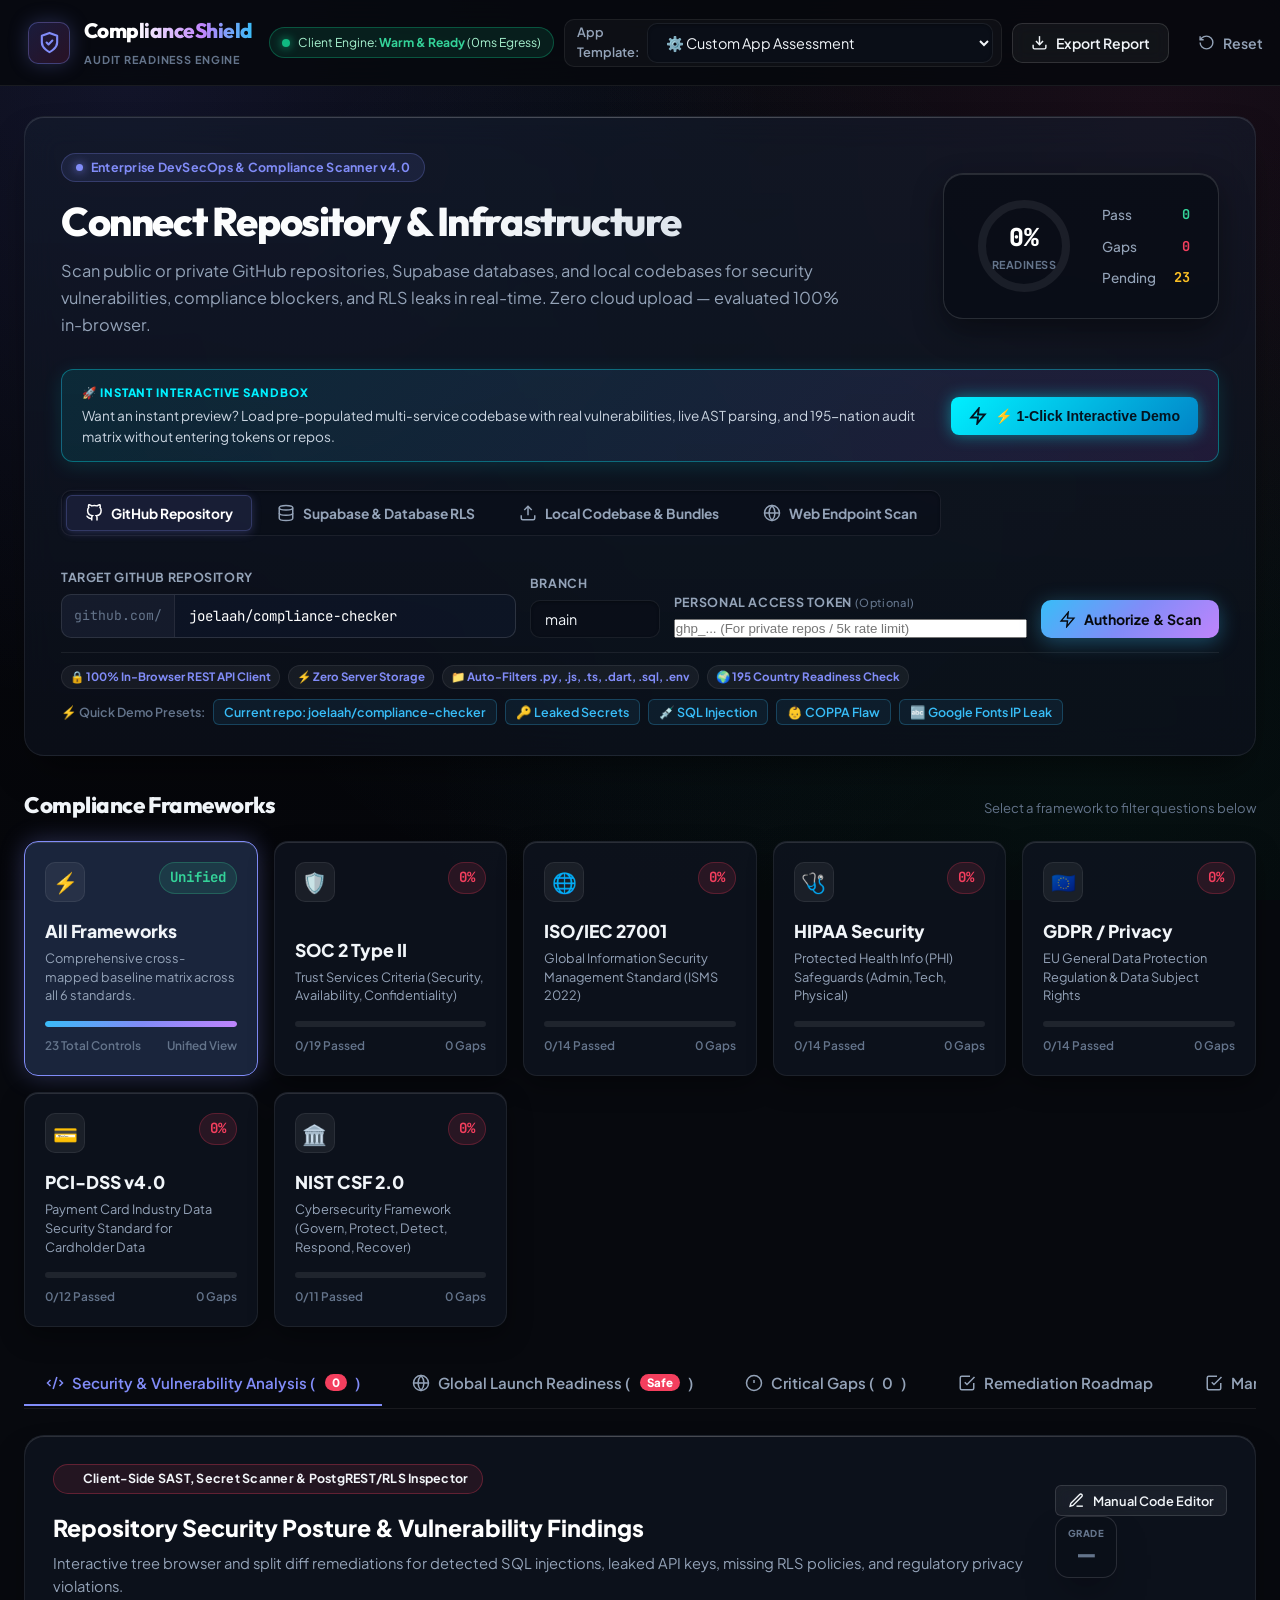
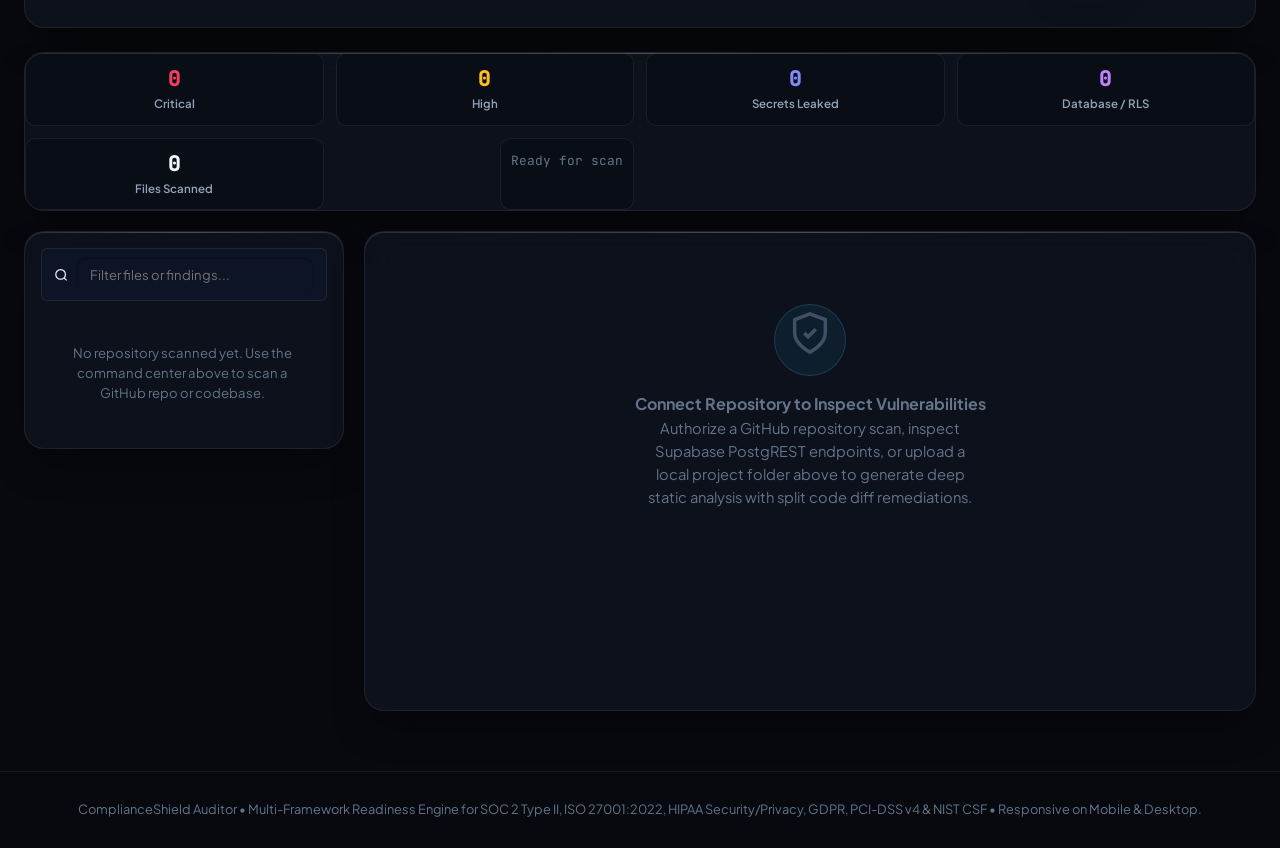
<file: index.html>
<!DOCTYPE html>
<html lang="en">
<head>
  <meta charset="UTF-8">
  <meta name="viewport" content="width=device-width, initial-scale=1.0, maximum-scale=1.0, user-scalable=no">
  <title>ComplianceShield | SOC 2, ISO 27001, HIPAA & GDPR Readiness Scanner</title>
  <meta name="description" content="Instant multi-framework security and compliance readiness auditor for SOC 2, ISO 27001, HIPAA, GDPR, PCI-DSS, and NIST CSF. Mobile and PC responsive.">
  <link rel="preconnect" href="https://fonts.googleapis.com">
  <link rel="preconnect" href="https://fonts.gstatic.com" crossorigin>
  <link href="https://fonts.googleapis.com/css2?family=Outfit:wght@500;600;700;800;900&family=Plus+Jakarta+Sans:wght@400;500;600;700;800&family=JetBrains+Mono:wght@400;500;600&display=swap" rel="stylesheet">
  <link rel="stylesheet" href="styles.css?v=3.0">
  <noscript><style>.initial-app-skeleton { display: none !important; }</style></noscript>
</head>
<body>
  <div id="complianceSkeleton" class="initial-app-skeleton" aria-hidden="true">
    <div class="skeleton-shimmer-bar"></div>
  </div>

  <div class="app-layout">
    <!-- Top Navigation Header -->
    <header class="top-nav" id="topNav">
      <div class="nav-brand">
        <div class="brand-shield-icon">
          <svg viewBox="0 0 24 24" fill="none" stroke="currentColor" stroke-width="2.2" stroke-linecap="round" stroke-linejoin="round">
            <path d="M12 22s8-4 8-10V5l-8-3-8 3v7c0 6 8 10 8 10z"/>
            <path d="m9 12 2 2 4-4"/>
          </svg>
        </div>
        <div class="brand-text">
          <span class="brand-title">ComplianceShield</span>
          <span class="brand-badge">Audit Readiness Engine</span>
        </div>
      </div>

      <!-- Quick Preset & Meta Controls -->
      <div class="nav-actions">
        <div class="engine-status-pill" id="engineStatusPill" title="Serverless / In-Browser AST Runtime Engine">
          <span class="engine-pulse-dot"></span>
          <span class="engine-status-text">Client Engine: <strong class="engine-status-state">Warm &amp; Ready</strong> (0ms Egress)</span>
        </div>

        <div class="preset-dropdown-wrapper">
          <label for="samplePreset" class="preset-label">App Template:</label>
          <select id="samplePreset" class="custom-select">
            <option value="custom">⚙️ Custom App Assessment</option>
            <option value="saas">☁️ B2B SaaS Enterprise Platform</option>
            <option value="health">🏥 Telehealth & Patient Portal (HIPAA Focus)</option>
            <option value="fintech">💳 FinTech & Payments API (PCI + SOC2)</option>
            <option value="consumer">🌍 Global Consumer Web App (GDPR Focus)</option>
          </select>
        </div>

        <button id="btnExportReport" class="btn btn-secondary btn-icon" title="Export Audit Report">
          <svg viewBox="0 0 24 24" fill="none" stroke="currentColor" stroke-width="2"><path d="M21 15v4a2 2 0 0 1-2 2H5a2 2 0 0 1-2-2v-4"/><polyline points="7 10 12 15 17 10"/><line x1="12" y1="15" x2="12" y2="3"/></svg>
          <span class="btn-text">Export Report</span>
        </button>

        <button id="btnResetAll" class="btn btn-ghost" title="Reset All Answers">
          <svg viewBox="0 0 24 24" fill="none" stroke="currentColor" stroke-width="2"><path d="M3 12a9 9 0 1 0 9-9 9.75 9.75 0 0 0-6.74 2.74L3 8"/><path d="M3 3v5h5"/></svg>
          <span>Reset</span>
        </button>
      </div>
    </header>

    <!-- Main Content Area -->
    <main class="main-container">
      
      <!-- Hero: Connect Repository & Infrastructure Command Center -->
      <section class="hero-section glass-panel">
        <div class="hero-header">
          <div class="hero-copy">
            <div class="live-pulse-badge">
              <span class="pulse-dot"></span>
              <span>Enterprise DevSecOps & Compliance Scanner v4.0</span>
            </div>
            <h1 class="hero-title">Connect Repository & Infrastructure</h1>
            <p class="hero-subtitle">
              Scan public or private GitHub repositories, Supabase databases, and local codebases for security vulnerabilities, compliance blockers, and RLS leaks in real-time. Zero cloud upload — evaluated 100% in-browser.
            </p>
          </div>
          <div class="hero-stat-card">
            <div class="stat-circle-box">
              <svg class="progress-ring" width="100" height="100">
                <circle class="progress-ring-bg" stroke-width="8" cx="50" cy="50" r="42" fill="transparent" />
                <circle class="progress-ring-val" id="overallRing" stroke-width="8" cx="50" cy="50" r="42" fill="transparent" stroke-dasharray="264" stroke-dashoffset="264" />
              </svg>
              <div class="stat-number-wrapper">
                <span class="stat-val" id="overallScoreVal">0%</span>
                <span class="stat-label">Readiness</span>
              </div>
            </div>
            <div class="stat-breakdown-mini">
              <div class="mini-stat-item">
                <span class="label">Pass</span>
                <span class="val green" id="passCount">0</span>
              </div>
              <div class="mini-stat-item">
                <span class="label">Gaps</span>
                <span class="val red" id="gapCount">0</span>
              </div>
              <div class="mini-stat-item">
                <span class="label">Pending</span>
                <span class="val amber" id="pendingCount">0</span>
              </div>
            </div>
          </div>
        </div>

        <!-- Hero 1-Click Sandbox Demo Callout -->
        <div class="hero-demo-callout">
          <div class="hero-demo-info">
            <span class="hero-demo-badge">🚀 Instant Interactive Sandbox</span>
            <span class="hero-demo-desc">Want an instant preview? Load pre-populated multi-service codebase with real vulnerabilities, live AST parsing, and 195-nation audit matrix without entering tokens or repos.</span>
          </div>
          <button type="button" class="btn-demo-action" id="btnLaunch1ClickDemo" title="Load Pre-populated Multi-File Demo Sandbox">
            <svg viewBox="0 0 24 24" fill="none" stroke="currentColor" stroke-width="2.5" width="18" height="18"><polygon points="13 2 3 14 12 14 11 22 21 10 12 10 13 2"/></svg>
            <span>⚡ 1-Click Interactive Demo</span>
          </button>
        </div>

        <!-- Scanner Mode Tabs -->
        <div class="scanner-mode-tabs">
          <button class="scanner-mode-btn active" id="btnModeGithub" data-mode="github" type="button">
            <svg width="18" height="18" viewBox="0 0 24 24" fill="none" stroke="currentColor" stroke-width="2"><path d="M9 19c-5 1.5-5-2.5-7-3m14 6v-3.87a3.37 3.37 0 0 0-.94-2.61c3.14-.35 6.44-1.54 6.44-7A5.44 5.44 0 0 0 20 4.77 5.07 5.07 0 0 0 19.91 1S18.73.65 16 2.48a13.38 13.38 0 0 0-7 0C6.27.65 5.09 1 5.09 1A5.07 5.07 0 0 0 5 4.77a5.44 5.44 0 0 0-1.5 3.78c0 5.42 3.3 6.61 6.44 7A3.37 3.37 0 0 0 9 18.13V22"/></svg>
            <span>GitHub Repository</span>
          </button>
          <button class="scanner-mode-btn" id="btnModeSupabase" data-mode="supabase" type="button">
            <svg width="18" height="18" viewBox="0 0 24 24" fill="none" stroke="currentColor" stroke-width="2"><ellipse cx="12" cy="5" rx="9" ry="3"/><path d="M21 12c0 1.66-4 3-9 3s-9-1.34-9-3"/><path d="M3 5v14c0 1.66 4 3 9 3s9-1.34 9-3V5"/></svg>
            <span>Supabase & Database RLS</span>
          </button>
          <button class="scanner-mode-btn" id="btnModeUpload" data-mode="upload" type="button">
            <svg width="18" height="18" viewBox="0 0 24 24" fill="none" stroke="currentColor" stroke-width="2"><path d="M21 15v4a2 2 0 0 1-2 2H5a2 2 0 0 1-2-2v-4"/><polyline points="17 8 12 3 7 8"/><line x1="12" y1="3" x2="12" y2="15"/></svg>
            <span>Local Codebase & Bundles</span>
          </button>
          <button class="scanner-mode-btn" id="btnModeUrl" data-mode="url" type="button">
            <svg width="18" height="18" viewBox="0 0 24 24" fill="none" stroke="currentColor" stroke-width="2"><circle cx="12" cy="12" r="10"/><line x1="2" y1="12" x2="22" y2="12"/><path d="M12 2a15.3 15.3 0 0 1 4 10 15.3 15.3 0 0 1-4 10 15.3 15.3 0 0 1-4-10 15.3 15.3 0 0 1 4-10z"/></svg>
            <span>Web Endpoint Scan</span>
          </button>
        </div>

        <!-- Mode 1: GitHub Repository Scanner (Default Active) -->
        <div class="scanner-panel-mode" id="panelModeGithub">
          <div class="command-center-bar">
            <div class="input-group flex-3">
              <label for="ghRepoInput">Target GitHub Repository</label>
              <div class="input-prefix-wrapper">
                <span class="input-prefix">github.com/</span>
                <input type="text" id="ghRepoInput" placeholder="owner/repo or full URL" value="joelaah/compliance-checker">
              </div>
            </div>
            <div class="input-group flex-1" style="max-width: 130px;">
              <label for="ghBranchInput">Branch</label>
              <input type="text" id="ghBranchInput" placeholder="main" value="main">
            </div>
            <div class="input-group flex-2">
              <label for="ghTokenInput">Personal Access Token <span class="label-opt">(Optional)</span></label>
              <input type="password" id="ghTokenInput" placeholder="ghp_... (For private repos / 5k rate limit)">
            </div>
            <div class="input-action">
              <button id="btnScanGithub" class="btn btn-primary btn-glow" type="button">
                <svg viewBox="0 0 24 24" fill="none" stroke="currentColor" stroke-width="2"><polygon points="13 2 3 14 12 14 11 22 21 10 12 10 13 2"/></svg>
                <span>Authorize & Scan</span>
              </button>
            </div>
          </div>
          <div class="command-center-meta">
            <div class="meta-pills-row">
              <span class="badge-pill">🔒 100% In-Browser REST API Client</span>
              <span class="badge-pill">⚡ Zero Server Storage</span>
              <span class="badge-pill">📁 Auto-Filters .py, .js, .ts, .dart, .sql, .env</span>
              <span class="badge-pill">🌍 195 Country Readiness Check</span>
            </div>
            <div class="meta-shortcuts-row">
              <span style="font-size: 0.78rem; color: var(--text-muted); font-weight: 600;">⚡ Quick Demo Presets:</span>
              <button type="button" class="preset-link-btn" id="btnSampleRepoJoe">Current repo: joelaah/compliance-checker</button>
              <button type="button" class="preset-link-btn" id="btnQuickDemoSecrets">🔑 Leaked Secrets</button>
              <button type="button" class="preset-link-btn" id="btnQuickDemoSqli">💉 SQL Injection</button>
              <button type="button" class="preset-link-btn" id="btnQuickDemoCoppa">👶 COPPA Flaw</button>
              <button type="button" class="preset-link-btn" id="btnQuickDemoFonts">🔤 Google Fonts IP Leak</button>
            </div>
          </div>
        </div>

        <!-- Mode 2: Supabase PostgREST & Database RLS Inspector -->
        <div class="scanner-panel-mode" id="panelModeSupabase" style="display: none;">
          <div class="command-center-bar">
            <div class="input-group flex-3">
              <label for="supabaseUrlInput">Supabase Project URL</label>
              <input type="text" id="supabaseUrlInput" placeholder="https://your-project.supabase.co">
            </div>
            <div class="input-group flex-2">
              <label for="supabaseKeyInput">Anon / Public Key (or Service Key)</label>
              <input type="password" id="supabaseKeyInput" placeholder="eyJhbGciOi...">
            </div>
            <div class="input-action">
              <button id="btnScanSupabase" class="btn btn-primary btn-glow" type="button">
                <svg viewBox="0 0 24 24" fill="none" stroke="currentColor" stroke-width="2"><path d="M12 22s8-4 8-10V5l-8-3-8 3v7c0 6 8 10 8 10z"/></svg>
                <span>Inspect PostgREST & RLS</span>
              </button>
            </div>
          </div>
          <div class="command-center-meta">
            <div class="meta-pills-row">
              <span class="badge-pill">🛡️ PostgREST Schema Audit</span>
              <span class="badge-pill">🚨 Unauthenticated Read Detection</span>
              <span class="badge-pill">📋 Missing Row Level Security (RLS)</span>
            </div>
            <span class="meta-hint-text">Tests anonymous HTTP endpoints for unauthenticated data leakage and checks repository SQL schemas for missing <code>ENABLE ROW LEVEL SECURITY</code>.</span>
          </div>
        </div>

        <!-- Mode 3: Local Codebase & Bundles -->
        <div class="scanner-panel-mode" id="panelModeUpload" style="display: none;">
          <div class="hero-dropzone" id="heroDropzone">
            <input type="file" id="heroFileInput" class="file-input-hidden" multiple accept=".js,.ts,.py,.sql,.php,.env,.json,.txt,.java,.go,.kt,.dart,.xml,.yml,.yaml">
            <input type="file" id="heroFolderInput" class="file-input-hidden" webkitdirectory directory multiple>
            <div class="hero-dropzone-icon">
              <svg width="24" height="24" viewBox="0 0 24 24" fill="none" stroke="currentColor" stroke-width="2"><path d="M21 15v4a2 2 0 0 1-2 2H5a2 2 0 0 1-2-2v-4"/><polyline points="17 8 12 3 7 8"/><line x1="12" y1="3" x2="12" y2="15"/></svg>
            </div>
            <div class="hero-dropzone-copy">
              <strong>Drag & Drop your codebase files, app bundle, or <code>.env</code> here</strong>
              <span>Supports single files, multiple files, Flutter app bundles, or entire repositories (Dart, JavaScript, Python, SQL, Java, Kotlin, PHP, .env)</span>
              <div class="hero-dropzone-pills">
                <span class="badge-pill">🔒 100% In-Memory Browser Scan</span>
                <span class="badge-pill">⚡ Zero Server Upload</span>
                <span class="badge-pill">📂 Unlimited Lines of Code</span>
                <span class="badge-pill">🌍 Worldwide Country Audit</span>
              </div>
            </div>
            <div style="display: flex; gap: 8px; flex-wrap: wrap;">
              <button class="btn btn-primary btn-sm" id="btnBrowseFiles" type="button">Browse Files</button>
              <button class="btn btn-secondary btn-sm" id="btnBrowseFolder" type="button">📁 Upload Folder / Bundle</button>
            </div>
          </div>
          <div class="upload-quick-bar">
            <div class="upload-active-status" id="uploadActiveStatus">
              <span class="status-dot"></span>
              <span id="uploadStatusText">Ready to scan local codebase files or bundle.</span>
            </div>
          </div>
        </div>

        <!-- Mode 4: Web Endpoint Quick Scan -->
        <div class="scanner-panel-mode" id="panelModeUrl" style="display: none;">
          <div class="quick-scanner-bar">
            <div class="input-group flex-2">
              <label for="appNameInput">Application / Service Name</label>
              <input type="text" id="appNameInput" placeholder="e.g. Acme Cloud Platform" value="My Web Application">
            </div>
            <div class="input-group flex-2">
              <label for="appUrlInput">App Endpoint / Domain (Optional)</label>
              <input type="text" id="appUrlInput" placeholder="https://app.example.com">
            </div>
            <div class="input-group flex-1">
              <label for="envSelect">Target Environment</label>
              <select id="envSelect">
                <option value="prod">Production (Live)</option>
                <option value="staging">Staging / Pre-prod</option>
                <option value="mvp">Pre-launch MVP</option>
              </select>
            </div>
            <div class="input-action">
              <button id="btnFastScan" class="btn btn-primary">
                <svg viewBox="0 0 24 24" fill="none" stroke="currentColor" stroke-width="2"><circle cx="11" cy="11" r="8"/><path d="m21 21-4.3-4.3"/></svg>
                <span>Quick Audit</span>
              </button>
            </div>
          </div>
        </div>

        <!-- Live Ingestion & Telemetry Progress Container -->
        <div class="scan-telemetry-panel" id="scanProgressContainer" style="display: none;">
          <div class="telemetry-header">
            <div class="telemetry-title">
              <span class="status-dot pulse"></span>
              <strong id="telemetryStatusTitle">Ingesting Repository Stream...</strong>
            </div>
            <span class="telemetry-percent" id="scanProgressPercent">0%</span>
          </div>
          <div class="telemetry-bar-track">
            <div class="telemetry-bar-fill" id="scanProgressBar" style="width: 0%;"></div>
          </div>
          <div class="telemetry-footer">
            <span id="scanProgressText">Connecting to GitHub REST API...</span>
          </div>
        </div>
      </section>

      <!-- Framework Scorecards Grid -->
      <section class="frameworks-overview">
        <div class="section-title-row">
          <h2 class="section-title">Compliance Frameworks</h2>
          <span class="section-hint">Select a framework to filter questions below</span>
        </div>
        <div class="framework-cards-grid" id="frameworkCardsContainer">
          <!-- Rendered via JavaScript -->
        </div>
      </section>

      <!-- View Navigation Tabs: Codescan vs Launch Readiness vs Gaps vs Remediation vs Attestation -->
      <div class="tab-navigation">
        <button class="nav-tab active" data-tab="codescan">
          <svg viewBox="0 0 24 24" fill="none" stroke="currentColor" stroke-width="2"><path d="m18 16 4-4-4-4"/><path d="m6 8-4 4 4 4"/><path d="m14.5 4-5 16"/></svg>
          Security & Vulnerability Analysis (<span id="tabCodeVulnCount" class="badge-accent">0</span>)
        </button>
        <button class="nav-tab" data-tab="launch">
          <svg viewBox="0 0 24 24" fill="none" stroke="currentColor" stroke-width="2"><circle cx="12" cy="12" r="10"/><line x1="2" y1="12" x2="22" y2="12"/><path d="M12 2a15.3 15.3 0 0 1 4 10 15.3 15.3 0 0 1-4 10 15.3 15.3 0 0 1-4-10 15.3 15.3 0 0 1 4-10z"/></svg>
          Global Launch Readiness (<span id="tabLaunchBlockedCount" class="badge-accent ready">Safe</span>)
        </button>
        <button class="nav-tab" data-tab="gaps">
          <svg viewBox="0 0 24 24" fill="none" stroke="currentColor" stroke-width="2"><circle cx="12" cy="12" r="10"/><line x1="12" y1="8" x2="12" y2="12"/><line x1="12" y1="16" x2="12.01" y2="16"/></svg>
          Critical Gaps (<span id="tabGapsCount">0</span>)
        </button>
        <button class="nav-tab" data-tab="remediation">
          <svg viewBox="0 0 24 24" fill="none" stroke="currentColor" stroke-width="2"><polyline points="9 11 12 14 22 4"/><path d="M21 12v7a2 2 0 0 1-2 2H5a2 2 0 0 1-2-2V5a2 2 0 0 1 2-2h11"/></svg>
          Remediation Roadmap
        </button>
        <button class="nav-tab" data-tab="checklist">
          <svg viewBox="0 0 24 24" fill="none" stroke="currentColor" stroke-width="2"><path d="M9 11l3 3L22 4"/><path d="M21 12v7a2 2 0 0 1-2 2H5a2 2 0 0 1-2-2V5a2 2 0 0 1 2-2h11"/></svg>
          Manual Attestation (<span id="tabAnsweredCount">0</span>/<span id="tabTotalCount">0</span>)
        </button>
        <button class="nav-tab" data-tab="policies">
          <svg viewBox="0 0 24 24" fill="none" stroke="currentColor" stroke-width="2"><path d="M14 2H6a2 2 0 0 0-2 2v16a2 2 0 0 0 2 2h12a2 2 0 0 0 2-2V8z"/><polyline points="14 2 14 8 20 8"/><line x1="16" y1="13" x2="8" y2="13"/><line x1="16" y1="17" x2="8" y2="17"/></svg>
          Policy Generator
        </button>
      </div>

      <!-- TAB 1: Security & Vulnerability Analysis (Primary Active View) -->
      <section id="view-codescan" class="tab-view active">
        <div class="codescan-header glass-panel">
          <div class="codescan-copy">
            <div class="live-pulse-badge" style="background: rgba(244, 63, 94, 0.1); border-color: rgba(244, 63, 94, 0.3); color: var(--red);">
              <span class="pulse-dot" style="background-color: var(--red); box-shadow: 0 0 8px var(--red);"></span>
              <span>Client-Side SAST, Secret Scanner & PostgREST/RLS Inspector</span>
            </div>
            <h3>Repository Security Posture & Vulnerability Findings</h3>
            <p>Interactive tree browser and split diff remediations for detected SQL injections, leaked API keys, missing RLS policies, and regulatory privacy violations.</p>
          </div>
          <div class="codescan-header-actions">
            <button id="btnToggleRawEditor" class="btn btn-secondary btn-sm" type="button">
              <svg viewBox="0 0 24 24" fill="none" stroke="currentColor" stroke-width="2" width="16" height="16"><path d="M12 20h9"/><path d="M16.5 3.5a2.121 2.121 0 0 1 3 3L7 19l-4 1 1-4L16.5 3.5z"/></svg>
              <span>Manual Code Editor</span>
            </button>
            <button id="btnSyncWithAudit" class="btn btn-secondary btn-sm" type="button" style="display: none;">
              <span>🔄 Sync to Compliance Matrix</span>
            </button>
            <div class="scan-grade-badge grade-neutral" id="scanRiskGrade">
              <span>GRADE</span>
              <strong id="gradeLetter">—</strong>
            </div>
          </div>
        </div>

        <!-- Metrics Summary Row -->
        <div class="scan-metrics-row glass-panel" style="margin-bottom: 20px;">
          <div class="metric-chip">
            <span class="m-val red" id="flawsCritical">0</span>
            <span class="m-label">Critical</span>
          </div>
          <div class="metric-chip">
            <span class="m-val amber" id="flawsHigh">0</span>
            <span class="m-label">High</span>
          </div>
          <div class="metric-chip">
            <span class="m-val blue" id="flawsSecrets">0</span>
            <span class="m-label">Secrets Leaked</span>
          </div>
          <div class="metric-chip">
            <span class="m-val purple" id="flawsSql">0</span>
            <span class="m-label">Database / RLS</span>
          </div>
          <div class="metric-chip">
            <span class="m-val cyan" id="filesScannedCount">0</span>
            <span class="m-label">Files Scanned</span>
          </div>
          <div class="metric-chip flex-align-end" style="margin-left: auto;">
            <span class="results-sub" id="scanTimestamp">Ready for scan</span>
          </div>
        </div>

        <!-- Collapsible Manual Code Editor Drawer -->
        <div class="raw-editor-drawer glass-panel" id="rawEditorDrawer" style="display: none; margin-bottom: 20px;">
          <div class="editor-toolbar">
            <span class="toolbar-label">Vulnerability Test Presets:</span>
            <div class="preset-pill-group">
              <button class="pill-btn" id="btnPresetSqli" type="button" title="Test SQL injection flaw">💉 SQL Injection</button>
              <button class="pill-btn" id="btnPresetSecrets" type="button" title="Test hardcoded API key leaks">🔑 Leaked Secrets</button>
              <button class="pill-btn" id="btnPresetEval" type="button" title="Test dangerous eval/RCE pattern">⚡ eval / RCE</button>
              <button class="pill-btn" id="btnPresetCoppa" type="button" title="Test COPPA minor age gate flaw">👶 COPPA Age Gate</button>
              <button class="pill-btn" id="btnPresetFonts" type="button" title="Test Google Fonts runtime fetching">🔤 Google Fonts Dynamic</button>
              <button class="pill-btn" id="btnPresetReplay" type="button" title="Test session replay SDK leak">📹 Session Replay Leak</button>
              <button class="pill-btn" id="btnPresetEmail" type="button" title="Test commercial email missing unsubscribe">✉️ Email Missing Unsub</button>
              <button class="pill-btn" id="btnPresetFlutter" type="button" title="Test Flutter app bundle">📱 Flutter App Bundle</button>
              <button class="pill-btn" id="btnPresetSecure" type="button" title="Test secure parameterized code">🛡️ Clean Secure Code</button>
            </div>
          </div>
          <div class="file-dropzone" id="fileDropzone" style="margin-bottom: 12px;">
            <input type="file" id="codeFileInput" class="file-input-hidden" accept=".js,.ts,.py,.sql,.php,.env,.json,.txt,.java,.go">
            <svg viewBox="0 0 24 24" fill="none" stroke="currentColor" stroke-width="2" width="20" height="20"><path d="M21 15v4a2 2 0 0 1-2 2H5a2 2 0 0 1-2-2v-4"/><polyline points="17 8 12 3 7 8"/><line x1="12" y1="3" x2="12" y2="15"/></svg>
            <span>Click or Drop source code / <code>.env</code> file here to scan</span>
          </div>
          <div class="textarea-wrapper">
            <textarea id="codeEditorInput" class="code-textarea" placeholder="Paste source code or .env here to test individual files..."></textarea>
          </div>
          <div class="editor-bottom-bar">
            <div class="editor-meta">
              <span id="codeLineCount">0 lines</span> &bull; <span id="codeCharCount">0 characters</span>
            </div>
            <div class="editor-actions">
              <button id="btnClearCode" class="btn btn-ghost btn-sm" type="button">Clear Code</button>
              <button id="btnRunCodeScan" class="btn btn-primary btn-sm" type="button">⚡ Scan Snippet</button>
            </div>
          </div>
        </div>

        <!-- Enterprise Split Findings Browser -->
        <div class="codescan-browser-grid">
          <!-- Left: File Tree & Findings Navigation Sidebar -->
          <aside class="file-tree-sidebar glass-panel">
            <div class="file-tree-header">
              <div class="file-tree-search-box">
                <svg viewBox="0 0 24 24" fill="none" stroke="currentColor" stroke-width="2" width="16" height="16"><circle cx="11" cy="11" r="8"/><path d="m21 21-4.3-4.3"/></svg>
                <input type="text" id="findingsFilterInput" placeholder="Filter files or findings...">
              </div>
            </div>
            <div class="file-tree-list" id="findingsFileTree">
              <div class="empty-tree-state">
                <span>No repository scanned yet. Use the command center above to scan a GitHub repo or codebase.</span>
              </div>
            </div>
          </aside>

          <!-- Right: Active Finding Inspector & Split Code Diff Viewer -->
          <main class="active-inspector-panel glass-panel" id="activeFindingInspector">
            <div class="empty-findings-state" id="emptyFindingsPlaceholder">
              <div class="empty-state-shield-icon">
                <svg viewBox="0 0 24 24" fill="none" stroke="currentColor" stroke-width="1.8" width="48" height="48"><path d="M12 22s8-4 8-10V5l-8-3-8 3v7c0 6 8 10 8 10z"/><path d="m9 12 2 2 4-4"/></svg>
              </div>
              <h4>Connect Repository to Inspect Vulnerabilities</h4>
              <p>Authorize a GitHub repository scan, inspect Supabase PostgREST endpoints, or upload a local project folder above to generate deep static analysis with split code diff remediations.</p>
            </div>
            <div class="split-diff-container" id="splitDiffContainer" style="display: none;">
              <!-- Dynamically populated by JS -->
            </div>
          </main>
        </div>

        <!-- Hidden legacy findings list container for compatibility -->
        <div class="findings-scroll-container" id="findingsContainer" style="display: none;"></div>
      </section>

      <!-- TAB 2: Audit Checklist View (Manual Attestation) -->
      <section id="view-checklist" class="tab-view">
        <!-- Filter and Search Toolbar -->
        <div class="checklist-toolbar glass-panel">
          <div class="search-box">
            <svg viewBox="0 0 24 24" fill="none" stroke="currentColor" stroke-width="2"><circle cx="11" cy="11" r="8"/><path d="m21 21-4.3-4.3"/></svg>
            <input type="text" id="checklistSearch" placeholder="Search controls (e.g., encryption, MFA, logs, DPO, backup)...">
          </div>

          <div class="filter-group">
            <span class="filter-label">Category:</span>
            <select id="categoryFilter" class="custom-select">
              <option value="all">All Domains (All Categories)</option>
              <option value="Access & IAM">Access & Identity (IAM)</option>
              <option value="Data & Encryption">Data Security & Encryption</option>
              <option value="Audit & Logging">Logging & Incident Detection</option>
              <option value="Infrastructure & DevSecOps">Infrastructure & DevSecOps</option>
              <option value="Privacy & Data Rights">Privacy & Data Subject Rights</option>
              <option value="Governance & Vendor Risk">Governance & Vendor Risk</option>
            </select>
          </div>

          <div class="filter-group">
            <span class="filter-label">Status:</span>
            <select id="statusFilter" class="custom-select">
              <option value="all">All States</option>
              <option value="compliant">Compliant (Passed)</option>
              <option value="gap">Non-Compliant (Gap)</option>
              <option value="unanswered">Unanswered</option>
            </select>
          </div>

          <div class="quick-batch-btns">
            <button id="btnBatchPass" class="btn btn-sm btn-ghost" title="Mark visible as Compliant">Pass Visible</button>
            <button id="btnBatchClear" class="btn btn-sm btn-ghost" title="Clear visible">Clear Visible</button>
          </div>
        </div>

        <!-- Questions Matrix Container -->
        <div class="controls-list" id="controlsContainer">
          <!-- Dynamically populated -->
        </div>
      </section>

      <!-- TAB: Global Country Launch Readiness & Regulatory Availability -->
      <section id="view-launch" class="tab-view">
        <!-- Hero Verdict Banner -->
        <div class="launch-hero-card glass-panel" id="launchHeroBanner">
          <!-- Populated dynamically by JS -->
        </div>

        <!-- Filter and Search Toolbar -->
        <div class="checklist-toolbar glass-panel" style="margin-top: 22px;">
          <div class="search-box">
            <svg viewBox="0 0 24 24" fill="none" stroke="currentColor" stroke-width="2"><circle cx="11" cy="11" r="8"/><path d="m21 21-4.3-4.3"/></svg>
            <input type="text" id="launchSearchInput" placeholder="Search country, jurisdiction, or regulation (e.g. Germany, India, USA, California, Canada, Brazil, UK)...">
          </div>

          <div class="filter-group">
            <span class="filter-label">Launch Status:</span>
            <select id="launchStatusFilter" class="custom-select">
              <option value="all">All Jurisdictions (Worldwide)</option>
              <option value="blocked">⛔ Blocked / Restricted Only (Fix Needed)</option>
              <option value="ready">✅ Launch Allowed (Safe to Launch)</option>
            </select>
          </div>

          <div class="filter-group">
            <span class="filter-label">Display Mode:</span>
            <div class="btn-toggle-group" style="width: auto;">
              <button class="toggle-opt selected-pass" id="btnLaunchModeCountries" type="button">🌐 195 Sovereign Countries</button>
              <button class="toggle-opt" id="btnLaunchModeJurisdictions" type="button">⚖️ Regional Jurisdictions</button>
            </div>
          </div>

          <div class="quick-batch-btns">
            <button id="btnRefreshLaunch" class="btn btn-sm btn-ghost" title="Re-evaluate country compliance">🔄 Re-evaluate</button>
          </div>
        </div>

        <!-- Jurisdictions Grid Container -->
        <div class="jurisdictions-grid" id="jurisdictionsContainer">
          <!-- Populated dynamically by JS -->
        </div>
      </section>

      <!-- TAB 2: Critical Gaps View -->
      <section id="view-gaps" class="tab-view">
        <div class="gaps-header glass-panel">
          <div class="gaps-summary-text">
            <h3>Discovered Non-Compliance Findings</h3>
            <p>The following controls are missing or not verified. Address these before filing for official audit or attestation.</p>
          </div>
          <div class="gaps-severity-pills">
            <span class="sev-pill high"><span class="dot"></span> <b id="highGapCount">0</b> High Severity</span>
            <span class="sev-pill med"><span class="dot"></span> <b id="medGapCount">0</b> Medium</span>
            <span class="sev-pill low"><span class="dot"></span> <b id="lowGapCount">0</b> Low</span>
          </div>
        </div>
        <div class="gaps-list" id="gapsContainer">
          <!-- Dynamically populated -->
        </div>
      </section>

      <!-- TAB 3: Remediation Roadmap -->
      <section id="view-remediation" class="tab-view">
        <div class="roadmap-card glass-panel">
          <div class="roadmap-header">
            <h3>Actionable Compliance Fast-Track Roadmap</h3>
            <p>Prioritized checklist to get your app audit-ready with minimal operational friction.</p>
          </div>
          <div class="roadmap-stages" id="roadmapContainer">
            <!-- Dynamically populated -->
          </div>
        </div>
      </section>

      <!-- TAB 4: Policy Template Generator -->
      <section id="view-policies" class="tab-view">
        <div class="policy-gen-layout glass-panel">
          <div class="policy-sidebar">
            <h4 class="sidebar-title">Select Audit Document</h4>
            <ul class="policy-list">
              <li class="policy-item active" data-policy="ir">🚨 Incident Response Policy</li>
              <li class="policy-item" data-policy="access">🔑 Access Control & MFA Policy</li>
              <li class="policy-item" data-policy="retention">🗑️ Data Retention & Erasure Policy (GDPR)</li>
              <li class="policy-item" data-policy="bcdr">💾 Business Continuity & Disaster Recovery</li>
              <li class="policy-item" data-policy="vendor">🤝 Third-Party Vendor Risk Assessment</li>
              <li class="policy-item" data-policy="hipaa_baa">🩺 HIPAA Business Associate Agreement (BAA)</li>
            </ul>
          </div>
          <div class="policy-content">
            <div class="policy-content-header">
              <h3 id="policyTitle">Incident Response Plan & Breach Protocol</h3>
              <div class="policy-actions">
                <button id="btnCopyPolicy" class="btn btn-sm btn-secondary">
                  <svg viewBox="0 0 24 24" fill="none" stroke="currentColor" stroke-width="2"><rect x="9" y="9" width="13" height="13" rx="2" ry="2"/><path d="M5 15H4a2 2 0 0 1-2-2V4a2 2 0 0 1 2-2h9a2 2 0 0 1 2 2v1"/></svg>
                  Copy Markdown
                </button>
              </div>
            </div>
            <pre class="policy-preview" id="policyPreview"></pre>
          </div>
        </div>
      </section>

    </main>

    <!-- Modal for Detailed Control Inspector -->
    <div class="modal-backdrop" id="controlModal">
      <div class="modal-dialog glass-panel">
        <div class="modal-header">
          <div>
            <span class="modal-category" id="modalCategory">Access Control</span>
            <h3 class="modal-title" id="modalTitle">Control Details</h3>
          </div>
          <button class="modal-close" id="btnModalClose">&times;</button>
        </div>
        <div class="modal-body" id="modalBody">
          <!-- Filled by JS -->
        </div>
        <div class="modal-footer">
          <button class="btn btn-ghost" id="btnModalClose2">Close</button>
          <div class="modal-toggle-actions">
            <button class="btn btn-outline-danger" id="btnModalMarkGap">Mark Non-Compliant</button>
            <button class="btn btn-primary" id="btnModalMarkCompliant">Mark Compliant</button>
          </div>
        </div>
      </div>
    </div>

    <!-- Export Audit Report Printable Modal -->
    <div class="modal-backdrop" id="exportModal">
      <div class="modal-dialog modal-lg glass-panel printable-modal">
        <div class="modal-header">
          <div>
            <span class="modal-category">Formal Audit Assessment</span>
            <h3 class="modal-title">Readiness Executive Summary</h3>
          </div>
          <button class="modal-close" id="btnExportModalClose">&times;</button>
        </div>
        <div class="modal-body" id="exportReportContent">
          <!-- Populated by JS -->
        </div>
        <div class="modal-footer">
          <button class="btn btn-ghost" id="btnExportModalClose2">Cancel</button>
          <button class="btn btn-secondary" id="btnDownloadJson">Download JSON</button>
          <button class="btn btn-primary" id="btnPrintReport">Print / Save as PDF</button>
        </div>
      </div>
    </div>


    <div class="toast-container" id="toastContainer"></div>

    <footer class="app-footer">
      <p>ComplianceShield Auditor &bull; Multi-Framework Readiness Engine for SOC 2 Type II, ISO 27001:2022, HIPAA Security/Privacy, GDPR, PCI-DSS v4 & NIST CSF &bull; Responsive on Mobile & Desktop.</p>
    </footer>
  </div>

  <script src="app.js"></script>
</body>
</html>
</file>
<file: styles.css>
/* ==========================================================================
   ComplianceShield - Handcrafted Bespoke Design System
   Artisanal Luxury Dark & Aurora Aesthetic with Hand-Tuned Typography
   Mobile & PC Fully Responsive
   ========================================================================== */

:root {
  /* Surface Foundations */
  --bg-canvas: #07090e;
  --bg-subtle: #0d121c;
  --bg-card: rgba(15, 21, 33, 0.75);
  --bg-card-solid: #0e1523;
  --bg-card-hover: rgba(23, 32, 50, 0.88);
  --bg-card-active: rgba(28, 40, 64, 0.95);
  --bg-glass-pill: rgba(255, 255, 255, 0.05);
  
  /* Precision Borders */
  --border-subtle: rgba(255, 255, 255, 0.07);
  --border-medium: rgba(255, 255, 255, 0.13);
  --border-focus: #818cf8;
  --border-glass-top: inset 0 1px 0 0 rgba(255, 255, 255, 0.12);
  
  /* Text & Hierarchy */
  --text-white: #ffffff;
  --text-primary: #f1f5f9;
  --text-secondary: #94a3b8;
  --text-muted: #64748b;
  --text-subtle: #475569;
  
  /* Bespoke Gradients */
  --grad-aurora: linear-gradient(135deg, #38bdf8 0%, #818cf8 50%, #c084fc 100%);
  --grad-sunset: linear-gradient(135deg, #f43f5e 0%, #fb923c 100%);
  --grad-emerald: linear-gradient(135deg, #10b981 0%, #06b6d4 100%);
  --grad-violet: linear-gradient(135deg, #6366f1 0%, #a855f7 100%);
  --grad-gold: linear-gradient(135deg, #f59e0b 0%, #fbbf24 100%);
  --grad-card-sheen: linear-gradient(180deg, rgba(255, 255, 255, 0.03) 0%, rgba(255, 255, 255, 0) 100%);

  /* Functional Accents */
  --cyan: #38bdf8;
  --indigo: #818cf8;
  --purple: #c084fc;
  --rose: #f43f5e;
  --amber: #fbbf24;
  --emerald: #34d399;

  --green-bg: rgba(52, 211, 153, 0.12);
  --green-border: rgba(52, 211, 153, 0.25);
  --red-bg: rgba(244, 63, 94, 0.12);
  --red-border: rgba(244, 63, 94, 0.25);
  --amber-bg: rgba(251, 191, 36, 0.12);
  --amber-border: rgba(251, 191, 36, 0.25);
  --indigo-bg: rgba(129, 140, 248, 0.12);
  --indigo-border: rgba(129, 140, 248, 0.25);

  /* Typography */
  --font-display: 'Outfit', -apple-system, BlinkMacSystemFont, "Segoe UI", Roboto, sans-serif;
  --font-sans: 'Plus Jakarta Sans', -apple-system, BlinkMacSystemFont, "Segoe UI", Roboto, sans-serif;
  --font-mono: 'JetBrains Mono', monospace;

  /* Shapes & Shadows */
  --radius-xs: 6px;
  --radius-sm: 10px;
  --radius-md: 14px;
  --radius-lg: 20px;
  --radius-xl: 28px;
  --shadow-card: 0 20px 40px -15px rgba(0, 0, 0, 0.6);
  --shadow-glow: 0 0 30px -5px rgba(129, 140, 248, 0.25);
  --transition: all 0.22s cubic-bezier(0.16, 1, 0.3, 1);
}

/* Reset */
*, *::before, *::after {
  box-sizing: border-box;
  margin: 0;
  padding: 0;
}

body {
  font-family: var(--font-sans);
  background-color: var(--bg-canvas);
  color: var(--text-primary);
  line-height: 1.55;
  min-height: 100vh;
  /* Multi-layered luxury ambient aura */
  background-image: 
    radial-gradient(circle at 10% 8%, rgba(99, 102, 241, 0.12) 0%, transparent 45%),
    radial-gradient(circle at 90% 12%, rgba(236, 72, 153, 0.08) 0%, transparent 40%),
    radial-gradient(circle at 50% 50%, rgba(56, 189, 248, 0.05) 0%, transparent 60%),
    radial-gradient(circle at 85% 85%, rgba(16, 185, 129, 0.06) 0%, transparent 50%),
    linear-gradient(180deg, #07090e 0%, #05060a 100%);
  background-attachment: fixed;
  -webkit-font-smoothing: antialiased;
}

/* Layout */
.app-layout {
  display: flex;
  flex-direction: column;
  min-height: 100vh;
}

/* Glass Panels with Crafted Bevel Highlights */
.glass-panel {
  background: var(--bg-card);
  backdrop-filter: blur(16px);
  -webkit-backdrop-filter: blur(16px);
  border: 1px solid var(--border-subtle);
  border-radius: var(--radius-lg);
  box-shadow: var(--shadow-card), var(--border-glass-top);
  position: relative;
  overflow: hidden;
}

.glass-panel::before {
  content: '';
  position: absolute;
  top: 0;
  left: 0;
  right: 0;
  height: 1px;
  background: linear-gradient(90deg, transparent, rgba(255, 255, 255, 0.15), transparent);
  pointer-events: none;
}

/* Tactile Buttons */
.btn {
  display: inline-flex;
  align-items: center;
  justify-content: center;
  gap: 8px;
  font-family: var(--font-sans);
  font-size: 0.88rem;
  font-weight: 600;
  padding: 10px 18px;
  border-radius: var(--radius-sm);
  border: 1px solid transparent;
  cursor: pointer;
  transition: var(--transition);
  text-decoration: none;
  white-space: nowrap;
}

.btn svg {
  width: 17px;
  height: 17px;
  flex-shrink: 0;
}

.btn-primary {
  background: var(--grad-aurora);
  color: #050811;
  font-weight: 700;
  box-shadow: 0 4px 18px rgba(129, 140, 248, 0.35);
  border: 1px solid rgba(255, 255, 255, 0.2);
}

.btn-primary:hover {
  transform: translateY(-2px);
  box-shadow: 0 8px 25px rgba(129, 140, 248, 0.5);
  color: #03050a;
}

.btn-secondary {
  background: rgba(255, 255, 255, 0.05);
  color: var(--text-primary);
  border: 1px solid var(--border-medium);
  backdrop-filter: blur(8px);
}

.btn-secondary:hover {
  background: rgba(255, 255, 255, 0.1);
  border-color: rgba(255, 255, 255, 0.25);
  transform: translateY(-1px);
}

.btn-ghost {
  background: transparent;
  color: var(--text-secondary);
  border: 1px solid transparent;
}

.btn-ghost:hover {
  background: rgba(255, 255, 255, 0.06);
  color: var(--text-white);
}

.btn-outline-danger {
  background: var(--red-bg);
  color: var(--rose);
  border: 1px solid var(--red-border);
}

.btn-outline-danger:hover {
  background: rgba(244, 63, 94, 0.2);
}

.btn-sm {
  padding: 6px 12px;
  font-size: 0.8rem;
  border-radius: var(--radius-xs);
}

/* Inputs & Selects */
.custom-select, input[type="text"], select {
  font-family: var(--font-sans);
  background: rgba(10, 15, 25, 0.9);
  color: var(--text-primary);
  border: 1px solid var(--border-subtle);
  border-radius: var(--radius-sm);
  padding: 9px 14px;
  font-size: 0.9rem;
  outline: none;
  transition: var(--transition);
  box-shadow: inset 0 1px 3px rgba(0, 0, 0, 0.3);
}

.custom-select:focus, input[type="text"]:focus, select:focus {
  border-color: var(--indigo);
  box-shadow: 0 0 0 3px rgba(129, 140, 248, 0.2), inset 0 1px 3px rgba(0, 0, 0, 0.3);
}

/* ==========================================================================
   Header Navigation
   ========================================================================== */
.top-nav {
  position: sticky;
  top: 0;
  z-index: 100;
  background: rgba(7, 9, 14, 0.85);
  backdrop-filter: blur(20px);
  -webkit-backdrop-filter: blur(20px);
  border-bottom: 1px solid var(--border-subtle);
  padding: 14px 28px;
  display: flex;
  align-items: center;
  justify-content: space-between;
  gap: 16px;
}

.nav-brand {
  display: flex;
  align-items: center;
  gap: 14px;
}

.brand-shield-icon {
  width: 42px;
  height: 42px;
  border-radius: var(--radius-sm);
  background: linear-gradient(135deg, rgba(99, 102, 241, 0.2) 0%, rgba(236, 72, 153, 0.15) 100%);
  border: 1px solid rgba(129, 140, 248, 0.35);
  display: flex;
  align-items: center;
  justify-content: center;
  color: var(--indigo);
  box-shadow: 0 0 20px rgba(129, 140, 248, 0.25);
}

.brand-shield-icon svg {
  width: 23px;
  height: 23px;
}

.brand-title {
  font-family: var(--font-display);
  font-size: 1.3rem;
  font-weight: 800;
  letter-spacing: -0.025em;
  background: linear-gradient(90deg, #ffffff 30%, #c084fc 70%, #38bdf8 100%);
  -webkit-background-clip: text;
  -webkit-text-fill-color: transparent;
  display: block;
}

.brand-badge {
  font-size: 0.68rem;
  font-weight: 700;
  text-transform: uppercase;
  letter-spacing: 0.08em;
  color: var(--text-muted);
}

.nav-actions {
  display: flex;
  align-items: center;
  gap: 10px;
}

.preset-dropdown-wrapper {
  display: flex;
  align-items: center;
  gap: 8px;
  background: rgba(255, 255, 255, 0.03);
  border: 1px solid var(--border-subtle);
  padding: 3px 8px 3px 12px;
  border-radius: var(--radius-sm);
}

.preset-label {
  font-size: 0.8rem;
  color: var(--text-secondary);
  font-weight: 600;
}

/* ==========================================================================
   Main Container
   ========================================================================== */
.main-container {
  max-width: 1400px;
  margin: 0 auto;
  padding: 30px 24px 60px;
  width: 100%;
  flex: 1;
}

/* Hero Section */
.hero-section {
  padding: 36px 36px 30px;
  margin-bottom: 32px;
  background: linear-gradient(180deg, rgba(20, 28, 45, 0.6) 0%, rgba(12, 17, 28, 0.75) 100%);
}

.hero-header {
  display: flex;
  align-items: center;
  justify-content: space-between;
  gap: 40px;
  margin-bottom: 30px;
}

.hero-copy {
  max-width: 780px;
}

.live-pulse-badge {
  display: inline-flex;
  align-items: center;
  gap: 8px;
  background: rgba(129, 140, 248, 0.1);
  border: 1px solid rgba(129, 140, 248, 0.25);
  padding: 4px 14px;
  border-radius: 999px;
  font-size: 0.78rem;
  font-weight: 700;
  color: var(--indigo);
  margin-bottom: 16px;
  letter-spacing: 0.02em;
}

.pulse-dot {
  width: 7px;
  height: 7px;
  background-color: var(--indigo);
  border-radius: 50%;
  box-shadow: 0 0 10px var(--indigo);
  animation: pulseAnimation 2s infinite ease-in-out;
}

@keyframes pulseAnimation {
  0%, 100% { opacity: 1; transform: scale(1); }
  50% { opacity: 0.35; transform: scale(0.75); }
}

.hero-title {
  font-family: var(--font-display);
  font-size: 2.5rem;
  font-weight: 800;
  letter-spacing: -0.035em;
  line-height: 1.15;
  margin-bottom: 14px;
  background: linear-gradient(135deg, #ffffff 0%, #f8fafc 50%, #cbd5e1 100%);
  -webkit-background-clip: text;
  -webkit-text-fill-color: transparent;
}

.hero-subtitle {
  font-size: 1.02rem;
  color: var(--text-secondary);
  line-height: 1.65;
}

.hero-subtitle strong {
  color: var(--text-white);
  font-weight: 600;
}

/* Readiness Circular Widget */
.hero-stat-card {
  display: flex;
  align-items: center;
  gap: 26px;
  background: rgba(8, 12, 20, 0.7);
  border: 1px solid var(--border-medium);
  padding: 20px 28px;
  border-radius: var(--radius-lg);
  flex-shrink: 0;
  box-shadow: 0 12px 30px rgba(0, 0, 0, 0.4), var(--border-glass-top);
}

.stat-circle-box {
  position: relative;
  width: 104px;
  height: 104px;
  display: flex;
  align-items: center;
  justify-content: center;
}

.progress-ring {
  transform: rotate(-90deg);
}

.progress-ring-bg {
  stroke: rgba(255, 255, 255, 0.07);
}

.progress-ring-val {
  stroke: var(--indigo);
  stroke-linecap: round;
  transition: stroke-dashoffset 0.6s cubic-bezier(0.16, 1, 0.3, 1), stroke 0.3s;
}

.stat-number-wrapper {
  position: absolute;
  display: flex;
  flex-direction: column;
  align-items: center;
  justify-content: center;
}

.stat-val {
  font-size: 1.55rem;
  font-weight: 800;
  font-family: var(--font-mono);
  color: var(--text-white);
}

.stat-label {
  font-size: 0.68rem;
  font-weight: 700;
  text-transform: uppercase;
  color: var(--text-muted);
  letter-spacing: 0.04em;
}

.stat-breakdown-mini {
  display: flex;
  flex-direction: column;
  gap: 10px;
}

.mini-stat-item {
  display: flex;
  align-items: center;
  justify-content: space-between;
  gap: 18px;
  font-size: 0.85rem;
}

.mini-stat-item .label {
  color: var(--text-secondary);
  font-weight: 500;
}

.mini-stat-item .val {
  font-weight: 700;
  font-family: var(--font-mono);
}

.val.green { color: var(--emerald); }
.val.red { color: var(--rose); }
.val.amber { color: var(--amber); }

/* Scanner Mode Tabs & Hero Upload Zone */
.scanner-mode-tabs {
  display: inline-flex;
  background: rgba(10, 15, 26, 0.7);
  border: 1px solid var(--border-subtle);
  padding: 4px;
  border-radius: var(--radius-sm);
  margin-top: 20px;
  margin-bottom: 18px;
  gap: 6px;
  box-shadow: inset 0 1px 3px rgba(0, 0, 0, 0.3);
  flex-wrap: wrap;
}

.scanner-mode-btn {
  background: transparent;
  border: 1px solid transparent;
  color: var(--text-secondary);
  font-family: var(--font-sans);
  font-size: 0.86rem;
  font-weight: 700;
  padding: 8px 18px;
  border-radius: var(--radius-xs);
  cursor: pointer;
  display: inline-flex;
  align-items: center;
  gap: 8px;
  transition: var(--transition);
}

.scanner-mode-btn svg {
  width: 18px !important;
  height: 18px !important;
  max-width: 18px !important;
  max-height: 18px !important;
  flex-shrink: 0 !important;
}

.scanner-mode-btn:hover {
  background: rgba(255, 255, 255, 0.05);
  color: var(--text-white);
}

.scanner-mode-btn.active {
  background: var(--indigo-bg);
  border-color: var(--indigo-border);
  color: var(--text-white);
  box-shadow: 0 2px 10px rgba(129, 140, 248, 0.25);
}

/* Hero Dropzone */
.hero-dropzone {
  border: 2px dashed rgba(129, 140, 248, 0.3);
  background: rgba(8, 12, 22, 0.6);
  border-radius: var(--radius-md);
  padding: 22px 28px;
  display: flex;
  align-items: center;
  justify-content: space-between;
  gap: 20px;
  cursor: pointer;
  transition: var(--transition);
  position: relative;
}

.hero-dropzone:hover, .hero-dropzone.dragover {
  border-color: var(--indigo);
  background: rgba(129, 140, 248, 0.08);
  box-shadow: 0 0 35px rgba(129, 140, 248, 0.25);
  transform: translateY(-2px);
}

.hero-dropzone-icon {
  width: 52px;
  height: 52px;
  border-radius: var(--radius-sm);
  background: linear-gradient(135deg, rgba(99, 102, 241, 0.25) 0%, rgba(192, 132, 252, 0.2) 100%);
  border: 1px solid rgba(129, 140, 248, 0.35);
  display: flex;
  align-items: center;
  justify-content: center;
  color: var(--indigo);
  flex-shrink: 0;
}

.hero-dropzone-icon svg {
  width: 26px;
  height: 26px;
}

.hero-dropzone-copy {
  display: flex;
  flex-direction: column;
  gap: 4px;
  flex: 1;
}

.hero-dropzone-copy strong {
  font-size: 1.05rem;
  font-weight: 800;
  color: var(--text-white);
}

.hero-dropzone-copy span {
  font-size: 0.84rem;
  color: var(--text-secondary);
  line-height: 1.4;
}

.hero-dropzone-pills {
  display: flex;
  flex-wrap: wrap;
  gap: 8px;
  margin-top: 6px;
}

.badge-pill {
  font-size: 0.72rem;
  font-weight: 700;
  padding: 2px 8px;
  border-radius: 999px;
  background: rgba(255, 255, 255, 0.05);
  color: var(--indigo);
  border: 1px solid var(--border-subtle);
}

.upload-quick-bar {
  display: flex;
  align-items: center;
  justify-content: space-between;
  gap: 16px;
  margin-top: 14px;
  flex-wrap: wrap;
}

.upload-active-status {
  display: flex;
  align-items: center;
  gap: 8px;
  font-size: 0.82rem;
  color: var(--text-muted);
}

.status-dot {
  width: 7px;
  height: 7px;
  border-radius: 50%;
  background-color: var(--emerald);
  box-shadow: 0 0 6px var(--emerald);
}

.upload-preset-shortcuts {
  display: flex;
  align-items: center;
  gap: 8px;
  flex-wrap: wrap;
}

.preset-pill-btn {
  background: rgba(255, 255, 255, 0.04);
  border: 1px solid var(--border-subtle);
  color: var(--text-secondary);
  font-family: var(--font-sans);
  font-size: 0.78rem;
  font-weight: 600;
  padding: 5px 11px;
  border-radius: var(--radius-xs);
  cursor: pointer;
  transition: var(--transition);
}

.preset-pill-btn:hover {
  background: rgba(255, 255, 255, 0.09);
  color: var(--text-white);
  border-color: var(--indigo);
}

/* Quick Scanner Bar */
.quick-scanner-bar {
  display: flex;
  flex-wrap: wrap;
  align-items: flex-end;
  gap: 16px;
  padding-top: 12px;
}

.input-group {
  display: flex;
  flex-direction: column;
  gap: 7px;
}

.flex-1 { flex: 1 1 190px; }
.flex-2 { flex: 2 1 250px; }

.input-group label {
  font-size: 0.78rem;
  font-weight: 700;
  color: var(--text-secondary);
  text-transform: uppercase;
  letter-spacing: 0.05em;
}

.input-action {
  display: flex;
  align-items: flex-end;
}

/* ==========================================================================
   Framework Cards Grid
   ========================================================================== */
.frameworks-overview {
  margin-bottom: 34px;
}

.section-title-row {
  display: flex;
  align-items: baseline;
  justify-content: space-between;
  margin-bottom: 18px;
}

.section-title {
  font-family: var(--font-display);
  font-size: 1.4rem;
  font-weight: 800;
  letter-spacing: -0.02em;
}

.section-hint {
  font-size: 0.82rem;
  color: var(--text-muted);
}

.framework-cards-grid {
  display: grid;
  grid-template-columns: repeat(auto-fit, minmax(225px, 1fr));
  gap: 16px;
}

.fw-card {
  background: var(--bg-card);
  border: 1px solid var(--border-subtle);
  border-radius: var(--radius-md);
  padding: 20px;
  cursor: pointer;
  transition: var(--transition);
  position: relative;
  overflow: hidden;
  display: flex;
  flex-direction: column;
  justify-content: space-between;
  box-shadow: 0 10px 25px rgba(0, 0, 0, 0.35), var(--border-glass-top);
}

.fw-card:hover {
  transform: translateY(-4px);
  border-color: rgba(129, 140, 248, 0.35);
  background: var(--bg-card-hover);
  box-shadow: 0 16px 35px rgba(0, 0, 0, 0.5), 0 0 20px rgba(129, 140, 248, 0.15);
}

.fw-card.active {
  border-color: var(--indigo);
  box-shadow: 0 0 25px rgba(129, 140, 248, 0.3), var(--border-glass-top);
  background: var(--bg-card-active);
}

.fw-card-top {
  display: flex;
  align-items: flex-start;
  justify-content: space-between;
  margin-bottom: 16px;
}

.fw-icon-box {
  width: 40px;
  height: 40px;
  border-radius: var(--radius-sm);
  display: flex;
  align-items: center;
  justify-content: center;
  font-size: 1.25rem;
  background: rgba(255, 255, 255, 0.06);
  border: 1px solid var(--border-subtle);
}

.fw-score-badge {
  font-family: var(--font-mono);
  font-size: 0.88rem;
  font-weight: 700;
  padding: 4px 10px;
  border-radius: 999px;
  background: rgba(255, 255, 255, 0.06);
}

.fw-score-badge.ready { color: var(--emerald); background: var(--green-bg); border: 1px solid var(--green-border); }
.fw-score-badge.partial { color: var(--amber); background: var(--amber-bg); border: 1px solid var(--amber-border); }
.fw-score-badge.danger { color: var(--rose); background: var(--red-bg); border: 1px solid var(--red-border); }

.fw-name {
  font-size: 1.1rem;
  font-weight: 800;
  margin-bottom: 4px;
}

.fw-desc {
  font-size: 0.8rem;
  color: var(--text-secondary);
  line-height: 1.45;
  margin-bottom: 16px;
}

.fw-progress-track {
  width: 100%;
  height: 6px;
  background: rgba(255, 255, 255, 0.08);
  border-radius: 999px;
  overflow: hidden;
  margin-bottom: 10px;
}

.fw-progress-fill {
  height: 100%;
  border-radius: 999px;
  background: var(--grad-aurora);
  transition: width 0.4s ease;
}

.fw-stats-mini {
  display: flex;
  justify-content: space-between;
  font-size: 0.74rem;
  color: var(--text-muted);
  font-weight: 600;
}

/* ==========================================================================
   Tab Navigation
   ========================================================================== */
.tab-navigation {
  display: flex;
  align-items: center;
  gap: 8px;
  border-bottom: 1px solid var(--border-subtle);
  margin-bottom: 26px;
  overflow-x: auto;
  scrollbar-width: none;
  padding-bottom: 2px;
}

.tab-navigation::-webkit-scrollbar {
  display: none;
}

.nav-tab {
  background: transparent;
  border: none;
  color: var(--text-secondary);
  font-family: var(--font-sans);
  font-size: 0.94rem;
  font-weight: 600;
  padding: 12px 22px;
  cursor: pointer;
  display: inline-flex;
  align-items: center;
  gap: 8px;
  border-bottom: 2px solid transparent;
  transition: var(--transition);
  white-space: nowrap;
}

.nav-tab svg {
  width: 18px;
  height: 18px;
}

.nav-tab:hover {
  color: var(--text-white);
}

.nav-tab.active {
  color: var(--indigo);
  border-bottom-color: var(--indigo);
}

.tab-view {
  display: none;
}

.tab-view.active {
  display: block;
  animation: fadeIn 0.25s ease-out;
}

@keyframes fadeIn {
  from { opacity: 0; transform: translateY(6px); }
  to { opacity: 1; transform: translateY(0); }
}

/* ==========================================================================
   Checklist View & Toolbar
   ========================================================================== */
.checklist-toolbar {
  padding: 18px 22px;
  margin-bottom: 22px;
  display: flex;
  flex-wrap: wrap;
  align-items: center;
  gap: 14px;
}

.search-box {
  flex: 2 1 260px;
  position: relative;
  display: flex;
  align-items: center;
}

.search-box svg {
  position: absolute;
  left: 14px;
  width: 18px;
  height: 18px;
  color: var(--text-muted);
  pointer-events: none;
}

.search-box input {
  width: 100%;
  padding-left: 40px;
}

.filter-group {
  display: flex;
  align-items: center;
  gap: 8px;
}

.filter-label {
  font-size: 0.8rem;
  color: var(--text-secondary);
  font-weight: 600;
  white-space: nowrap;
}

.quick-batch-btns {
  margin-left: auto;
  display: flex;
  gap: 8px;
}

/* Control Cards List */
.controls-list {
  display: flex;
  flex-direction: column;
  gap: 16px;
}

.control-card {
  background: var(--bg-card);
  border: 1px solid var(--border-subtle);
  border-radius: var(--radius-md);
  padding: 22px;
  display: flex;
  align-items: flex-start;
  justify-content: space-between;
  gap: 22px;
  transition: var(--transition);
  box-shadow: 0 8px 20px rgba(0, 0, 0, 0.3), var(--border-glass-top);
}

.control-card:hover {
  background: var(--bg-card-hover);
  border-color: rgba(255, 255, 255, 0.16);
  transform: translateY(-2px);
}

.control-card.status-compliant {
  border-left: 4px solid var(--emerald);
}

.control-card.status-gap {
  border-left: 4px solid var(--rose);
}

.control-card.status-unanswered {
  border-left: 4px solid var(--text-muted);
}

.ctrl-main {
  flex: 1;
}

.ctrl-meta {
  display: flex;
  flex-wrap: wrap;
  align-items: center;
  gap: 8px;
  margin-bottom: 8px;
}

.ctrl-id-badge {
  font-family: var(--font-mono);
  font-size: 0.74rem;
  font-weight: 700;
  color: var(--indigo);
  background: var(--indigo-bg);
  border: 1px solid var(--indigo-border);
  padding: 2px 8px;
  border-radius: 4px;
}

.ctrl-cat-tag {
  font-size: 0.74rem;
  color: var(--text-secondary);
  background: rgba(255, 255, 255, 0.05);
  padding: 2px 8px;
  border-radius: 4px;
  font-weight: 500;
}

.ctrl-fw-tags {
  display: flex;
  gap: 5px;
}

.tag-fw {
  font-size: 0.68rem;
  font-weight: 700;
  padding: 2px 7px;
  border-radius: 3px;
  text-transform: uppercase;
  background: rgba(56, 189, 248, 0.12);
  color: #7dd3fc;
  border: 1px solid rgba(56, 189, 248, 0.2);
}

.ctrl-title {
  font-size: 1.1rem;
  font-weight: 800;
  margin-bottom: 6px;
  color: var(--text-white);
}

.ctrl-desc {
  font-size: 0.9rem;
  color: var(--text-secondary);
  line-height: 1.55;
  margin-bottom: 12px;
}

.ctrl-remediation-tip {
  font-size: 0.82rem;
  background: rgba(10, 15, 26, 0.7);
  border-left: 3px solid var(--indigo);
  padding: 10px 14px;
  border-radius: 0 var(--radius-xs) var(--radius-xs) 0;
  color: #cbd5e1;
}

.ctrl-remediation-tip strong {
  color: var(--indigo);
}

/* Control Card Action Toggle Buttons */
.ctrl-actions {
  display: flex;
  flex-direction: column;
  align-items: flex-end;
  gap: 12px;
  min-width: 200px;
}

.btn-toggle-group {
  display: inline-flex;
  background: rgba(8, 12, 20, 0.9);
  padding: 3px;
  border-radius: var(--radius-sm);
  border: 1px solid var(--border-subtle);
  width: 100%;
}

.toggle-opt {
  flex: 1;
  border: none;
  background: transparent;
  color: var(--text-secondary);
  font-family: var(--font-sans);
  font-size: 0.8rem;
  font-weight: 600;
  padding: 7px 10px;
  border-radius: var(--radius-xs);
  cursor: pointer;
  transition: var(--transition);
  text-align: center;
}

.toggle-opt:hover {
  color: var(--text-white);
}

.toggle-opt.selected-pass {
  background: var(--emerald);
  color: #03140e;
  font-weight: 700;
  box-shadow: 0 0 12px rgba(52, 211, 153, 0.4);
}

.toggle-opt.selected-gap {
  background: var(--rose);
  color: #ffffff;
  font-weight: 700;
  box-shadow: 0 0 12px rgba(244, 63, 94, 0.4);
}

.toggle-opt.selected-na {
  background: rgba(255, 255, 255, 0.15);
  color: var(--text-white);
}

.btn-details-link {
  font-size: 0.8rem;
  color: var(--text-muted);
  background: transparent;
  border: none;
  cursor: pointer;
  text-decoration: underline;
  text-underline-offset: 3px;
  transition: var(--transition);
}

.btn-details-link:hover {
  color: var(--indigo);
}

/* ==========================================================================
   Code & Secret Scanner (Client-Side SAST)
   ========================================================================== */
.badge-accent {
  background: var(--rose);
  color: #ffffff;
  padding: 1px 7px;
  border-radius: 999px;
  font-size: 0.72rem;
  font-weight: 800;
  margin-left: 2px;
}

.codescan-header {
  padding: 28px;
  margin-bottom: 24px;
  display: flex;
  align-items: center;
  justify-content: space-between;
  gap: 20px;
}

.codescan-copy h3 {
  font-size: 1.45rem;
  font-weight: 800;
  margin-bottom: 6px;
  color: var(--text-white);
}

.codescan-copy p {
  color: var(--text-secondary);
  font-size: 0.92rem;
  line-height: 1.6;
}

.scan-privacy-badge {
  display: inline-flex;
  align-items: center;
  gap: 6px;
  background: var(--green-bg);
  border: 1px solid var(--green-border);
  color: var(--emerald);
  font-size: 0.82rem;
  font-weight: 700;
  padding: 7px 16px;
  border-radius: 999px;
  white-space: nowrap;
}

.codescan-layout {
  display: grid;
  grid-template-columns: 1fr 1fr;
  gap: 24px;
  align-items: stretch;
}

.codescan-editor-box {
  padding: 22px;
  display: flex;
  flex-direction: column;
  gap: 16px;
}

.editor-toolbar {
  display: flex;
  flex-direction: column;
  gap: 8px;
}

.toolbar-label {
  font-size: 0.76rem;
  font-weight: 700;
  text-transform: uppercase;
  color: var(--text-muted);
  letter-spacing: 0.06em;
}

.preset-pill-group {
  display: flex;
  flex-wrap: wrap;
  gap: 8px;
}

.pill-btn {
  background: rgba(255, 255, 255, 0.04);
  border: 1px solid var(--border-subtle);
  color: var(--text-secondary);
  font-family: var(--font-sans);
  font-size: 0.8rem;
  font-weight: 600;
  padding: 7px 13px;
  border-radius: var(--radius-xs);
  cursor: pointer;
  transition: var(--transition);
}

.pill-btn:hover {
  background: rgba(255, 255, 255, 0.09);
  color: var(--text-white);
  border-color: var(--indigo);
}

.file-dropzone {
  border: 2px dashed rgba(255, 255, 255, 0.15);
  border-radius: var(--radius-sm);
  padding: 14px 18px;
  display: flex;
  align-items: center;
  justify-content: center;
  gap: 10px;
  font-size: 0.85rem;
  color: var(--text-muted);
  cursor: pointer;
  background: rgba(6, 10, 18, 0.4);
  transition: var(--transition);
}

.file-dropzone:hover {
  border-color: var(--indigo);
  color: var(--indigo);
  background: rgba(129, 140, 248, 0.05);
}

.file-dropzone svg {
  width: 20px;
  height: 20px;
  flex-shrink: 0;
}

.file-input-hidden {
  display: none;
}

.textarea-wrapper {
  flex: 1;
  display: flex;
}

.code-textarea {
  width: 100%;
  min-height: 400px;
  background: #04060b;
  border: 1px solid var(--border-subtle);
  border-radius: var(--radius-sm);
  padding: 16px;
  color: #38bdf8;
  font-family: var(--font-mono);
  font-size: 0.88rem;
  line-height: 1.55;
  resize: vertical;
  outline: none;
  transition: var(--transition);
  box-shadow: inset 0 2px 5px rgba(0, 0, 0, 0.5);
}

.code-textarea:focus {
  border-color: var(--indigo);
  box-shadow: 0 0 0 3px rgba(129, 140, 248, 0.2), inset 0 2px 5px rgba(0, 0, 0, 0.5);
}

.editor-bottom-bar {
  display: flex;
  align-items: center;
  justify-content: space-between;
  padding-top: 6px;
}

.editor-meta {
  font-family: var(--font-mono);
  font-size: 0.78rem;
  color: var(--text-muted);
}

.editor-actions {
  display: flex;
  align-items: center;
  gap: 10px;
}

/* Codescan Results Box */
.codescan-results-box {
  padding: 22px;
  display: flex;
  flex-direction: column;
}

.results-header {
  display: flex;
  align-items: center;
  justify-content: space-between;
  margin-bottom: 18px;
  padding-bottom: 14px;
  border-bottom: 1px solid var(--border-subtle);
}

.results-title-group h4 {
  font-size: 1.25rem;
  font-weight: 800;
  margin-bottom: 3px;
  color: var(--text-white);
}

.results-sub {
  font-size: 0.8rem;
  color: var(--text-muted);
  font-family: var(--font-mono);
}

.scan-grade-badge {
  display: flex;
  flex-direction: column;
  align-items: center;
  justify-content: center;
  width: 62px;
  height: 62px;
  border-radius: var(--radius-md);
  border: 1px solid var(--border-medium);
  background: rgba(10, 15, 26, 0.8);
  box-shadow: var(--shadow-card);
}

.scan-grade-badge span {
  font-size: 0.6rem;
  font-weight: 800;
  letter-spacing: 0.06em;
  color: var(--text-muted);
}

.scan-grade-badge strong {
  font-size: 1.75rem;
  font-family: var(--font-mono);
  line-height: 1;
}

.grade-neutral strong { color: var(--text-muted); }
.grade-a { border-color: var(--emerald); background: var(--green-bg); }
.grade-a strong { color: var(--emerald); }
.grade-b { border-color: var(--indigo); background: var(--indigo-bg); }
.grade-b strong { color: var(--indigo); }
.grade-c { border-color: var(--amber); background: var(--amber-bg); }
.grade-c strong { color: var(--amber); }
.grade-f { border-color: var(--rose); background: var(--red-bg); }
.grade-f strong { color: var(--rose); }

.scan-metrics-row {
  display: grid;
  grid-template-columns: repeat(4, 1fr);
  gap: 12px;
  margin-bottom: 18px;
}

.metric-chip {
  background: rgba(8, 12, 20, 0.6);
  border: 1px solid var(--border-subtle);
  border-radius: var(--radius-sm);
  padding: 12px 10px;
  text-align: center;
  display: flex;
  flex-direction: column;
}

.metric-chip .m-val {
  font-family: var(--font-mono);
  font-size: 1.35rem;
  font-weight: 800;
  line-height: 1.2;
}

.metric-chip .m-val.red { color: var(--rose); }
.metric-chip .m-val.amber { color: var(--amber); }
.metric-chip .m-val.blue { color: var(--indigo); }
.metric-chip .m-val.purple { color: var(--purple); }

.metric-chip .m-label {
  font-size: 0.72rem;
  color: var(--text-secondary);
  font-weight: 600;
  margin-top: 3px;
}

.sync-actions-bar {
  display: flex;
  align-items: center;
  justify-content: space-between;
  gap: 12px;
  background: var(--red-bg);
  border: 1px solid var(--red-border);
  padding: 12px 16px;
  border-radius: var(--radius-sm);
  margin-bottom: 18px;
}

.sync-text {
  font-size: 0.85rem;
  color: var(--rose);
  font-weight: 700;
}

.findings-scroll-container {
  flex: 1;
  overflow-y: auto;
  max-height: 480px;
  display: flex;
  flex-direction: column;
  gap: 14px;
  padding-right: 4px;
}

.empty-findings-state {
  display: flex;
  flex-direction: column;
  align-items: center;
  justify-content: center;
  padding: 50px 24px;
  text-align: center;
  color: var(--text-muted);
}

.empty-findings-state svg {
  width: 46px;
  height: 46px;
  margin-bottom: 14px;
  color: var(--text-muted);
  opacity: 0.6;
}

.empty-findings-state p {
  font-size: 0.92rem;
  max-width: 340px;
}

/* Individual Finding Cards */
.finding-card {
  background: rgba(8, 12, 20, 0.7);
  border: 1px solid var(--border-subtle);
  border-radius: var(--radius-sm);
  padding: 16px 18px;
  transition: var(--transition);
  box-shadow: 0 4px 15px rgba(0, 0, 0, 0.3);
}

.finding-card.sev-critical {
  border-left: 4px solid var(--rose);
  background: rgba(244, 63, 94, 0.05);
}

.finding-card.sev-high {
  border-left: 4px solid var(--amber);
  background: rgba(251, 191, 36, 0.05);
}

.finding-card.sev-medium {
  border-left: 4px solid var(--indigo);
  background: rgba(129, 140, 248, 0.05);
}

.finding-top-row {
  display: flex;
  align-items: center;
  justify-content: space-between;
  margin-bottom: 8px;
}

.finding-meta {
  display: flex;
  align-items: center;
  gap: 8px;
}

.finding-sev-pill {
  font-size: 0.68rem;
  font-weight: 800;
  padding: 2px 7px;
  border-radius: 4px;
  text-transform: uppercase;
}

.finding-sev-pill.critical { background: var(--red-bg); color: var(--rose); border: 1px solid var(--red-border); }
.finding-sev-pill.high { background: var(--amber-bg); color: var(--amber); border: 1px solid var(--amber-border); }
.finding-sev-pill.medium { background: var(--indigo-bg); color: var(--indigo); border: 1px solid var(--indigo-border); }

.finding-line-badge {
  font-family: var(--font-mono);
  font-size: 0.74rem;
  color: var(--cyan);
  background: rgba(56, 189, 248, 0.1);
  padding: 2px 6px;
  border-radius: 4px;
}

.finding-rule-tag {
  font-size: 0.7rem;
  font-family: var(--font-mono);
  color: var(--text-muted);
}

.finding-title {
  font-size: 1rem;
  font-weight: 700;
  margin-bottom: 6px;
  color: var(--text-white);
}

.finding-exploit-box {
  font-size: 0.85rem;
  color: var(--text-secondary);
  line-height: 1.5;
  margin-bottom: 10px;
}

.finding-exploit-box strong {
  color: #fca5a5;
}

.finding-code-preview {
  background: #03050a;
  border: 1px solid rgba(255, 255, 255, 0.09);
  border-radius: 5px;
  padding: 8px 12px;
  font-family: var(--font-mono);
  font-size: 0.8rem;
  color: #f87171;
  margin-bottom: 12px;
  overflow-x: auto;
  white-space: pre;
}

.finding-fix-box {
  background: var(--green-bg);
  border: 1px solid var(--green-border);
  border-radius: 5px;
  padding: 10px 14px;
  font-size: 0.82rem;
}

.fix-header {
  color: var(--emerald);
  font-weight: 700;
  margin-bottom: 4px;
  display: flex;
  align-items: center;
  gap: 6px;
}

.fix-code {
  font-family: var(--font-mono);
  font-size: 0.78rem;
  color: #a7f3d0;
  background: rgba(0, 0, 0, 0.4);
  padding: 6px 10px;
  border-radius: 4px;
  margin-top: 5px;
  white-space: pre-wrap;
}

/* ==========================================================================
   Critical Gaps Tab
   ========================================================================== */
.gaps-header {
  padding: 26px;
  margin-bottom: 22px;
  display: flex;
  align-items: center;
  justify-content: space-between;
  gap: 20px;
}

.gaps-summary-text h3 {
  font-size: 1.35rem;
  font-weight: 800;
  margin-bottom: 4px;
  color: var(--text-white);
}

.gaps-summary-text p {
  font-size: 0.9rem;
  color: var(--text-secondary);
}

.gaps-severity-pills {
  display: flex;
  gap: 12px;
}

.sev-pill {
  display: inline-flex;
  align-items: center;
  gap: 6px;
  padding: 6px 14px;
  border-radius: 999px;
  font-size: 0.82rem;
  border: 1px solid var(--border-subtle);
  background: rgba(10, 15, 26, 0.6);
}

.sev-pill.high .dot { background: var(--rose); width: 8px; height: 8px; border-radius: 50%; box-shadow: 0 0 6px var(--rose); }
.sev-pill.med .dot { background: var(--amber); width: 8px; height: 8px; border-radius: 50%; }
.sev-pill.low .dot { background: var(--indigo); width: 8px; height: 8px; border-radius: 50%; }

.gaps-list {
  display: flex;
  flex-direction: column;
  gap: 16px;
}

.gap-item-card {
  background: var(--red-bg);
  border: 1px solid var(--red-border);
  border-radius: var(--radius-md);
  padding: 22px;
  transition: var(--transition);
}

.gap-item-card:hover {
  border-color: rgba(244, 63, 94, 0.45);
  background: rgba(244, 63, 94, 0.08);
}

.gap-head {
  display: flex;
  align-items: center;
  justify-content: space-between;
  margin-bottom: 12px;
}

.gap-risk-badge {
  font-size: 0.74rem;
  font-weight: 800;
  text-transform: uppercase;
  padding: 3px 9px;
  border-radius: 4px;
}

.gap-risk-badge.high { background: var(--red-bg); color: var(--rose); border: 1px solid var(--red-border); }
.gap-risk-badge.med { background: var(--amber-bg); color: var(--amber); border: 1px solid var(--amber-border); }
.gap-risk-badge.low { background: var(--indigo-bg); color: var(--indigo); border: 1px solid var(--indigo-border); }

/* ==========================================================================
   Roadmap Tab
   ========================================================================== */
.roadmap-card {
  padding: 30px;
}

.roadmap-header {
  margin-bottom: 26px;
}

.roadmap-header h3 {
  font-size: 1.35rem;
  font-weight: 800;
  margin-bottom: 6px;
  color: var(--text-white);
}

.roadmap-header p {
  color: var(--text-secondary);
  font-size: 0.92rem;
}

.roadmap-stages {
  display: flex;
  flex-direction: column;
  gap: 24px;
}

.stage-block {
  border: 1px solid var(--border-subtle);
  background: rgba(10, 15, 26, 0.6);
  border-radius: var(--radius-md);
  padding: 22px;
}

.stage-title {
  font-size: 1.12rem;
  font-weight: 800;
  color: var(--indigo);
  display: flex;
  align-items: center;
  gap: 12px;
  margin-bottom: 16px;
}

.stage-steps-list {
  list-style: none;
  display: flex;
  flex-direction: column;
  gap: 14px;
}

.stage-step-item {
  display: flex;
  align-items: flex-start;
  gap: 12px;
  font-size: 0.92rem;
  color: #cbd5e1;
}

.stage-step-item input[type="checkbox"] {
  margin-top: 4px;
  width: 17px;
  height: 17px;
  accent-color: var(--indigo);
  cursor: pointer;
}

/* ==========================================================================
   Policy Generator Tab
   ========================================================================== */
.policy-gen-layout {
  display: grid;
  grid-template-columns: 300px 1fr;
  min-height: 540px;
  overflow: hidden;
}

.policy-sidebar {
  border-right: 1px solid var(--border-subtle);
  padding: 24px;
  background: rgba(6, 9, 16, 0.6);
}

.sidebar-title {
  font-size: 0.8rem;
  font-weight: 700;
  text-transform: uppercase;
  color: var(--text-muted);
  letter-spacing: 0.06em;
  margin-bottom: 16px;
}

.policy-list {
  list-style: none;
  display: flex;
  flex-direction: column;
  gap: 8px;
}

.policy-item {
  padding: 11px 16px;
  border-radius: var(--radius-sm);
  font-size: 0.88rem;
  font-weight: 600;
  color: var(--text-secondary);
  cursor: pointer;
  transition: var(--transition);
}

.policy-item:hover {
  background: rgba(255, 255, 255, 0.05);
  color: var(--text-white);
}

.policy-item.active {
  background: var(--indigo-bg);
  color: var(--indigo);
  border-left: 3px solid var(--indigo);
}

.policy-content {
  padding: 26px;
  display: flex;
  flex-direction: column;
}

.policy-content-header {
  display: flex;
  align-items: center;
  justify-content: space-between;
  margin-bottom: 18px;
  padding-bottom: 16px;
  border-bottom: 1px solid var(--border-subtle);
}

.policy-preview {
  font-family: var(--font-mono);
  font-size: 0.86rem;
  background: #04060a;
  border: 1px solid var(--border-subtle);
  border-radius: var(--radius-md);
  padding: 20px;
  overflow-y: auto;
  flex: 1;
  max-height: 520px;
  white-space: pre-wrap;
  color: #e2e8f0;
  line-height: 1.65;
}

/* ==========================================================================
   Modals
   ========================================================================== */
.modal-backdrop {
  position: fixed;
  inset: 0;
  background: rgba(4, 6, 12, 0.85);
  backdrop-filter: blur(12px);
  -webkit-backdrop-filter: blur(12px);
  z-index: 200;
  display: flex;
  align-items: center;
  justify-content: center;
  padding: 16px;
  opacity: 0;
  pointer-events: none;
  transition: opacity 0.25s ease;
}

.modal-backdrop.open {
  opacity: 1;
  pointer-events: auto;
}

.modal-dialog {
  max-width: 660px;
  width: 100%;
  max-height: 90vh;
  display: flex;
  flex-direction: column;
  overflow: hidden;
  transform: translateY(16px);
  transition: transform 0.25s ease;
  background: var(--bg-card-solid);
  border: 1px solid var(--border-medium);
  box-shadow: 0 25px 60px rgba(0, 0, 0, 0.8), var(--border-glass-top);
}

.modal-backdrop.open .modal-dialog {
  transform: translateY(0);
}

.modal-lg {
  max-width: 900px;
}

.modal-header {
  padding: 22px 26px;
  border-bottom: 1px solid var(--border-subtle);
  display: flex;
  align-items: flex-start;
  justify-content: space-between;
}

.modal-category {
  font-size: 0.75rem;
  text-transform: uppercase;
  color: var(--indigo);
  font-weight: 800;
  letter-spacing: 0.06em;
  display: block;
  margin-bottom: 4px;
}

.modal-title {
  font-size: 1.3rem;
  font-weight: 800;
  color: var(--text-white);
}

.modal-close {
  background: transparent;
  border: none;
  color: var(--text-secondary);
  font-size: 1.8rem;
  line-height: 1;
  cursor: pointer;
  padding: 0 4px;
}
.modal-close:hover {
  color: #fff;
}

.modal-body {
  padding: 26px;
  overflow-y: auto;
  font-size: 0.94rem;
  line-height: 1.65;
}

.modal-footer {
  padding: 18px 26px;
  border-top: 1px solid var(--border-subtle);
  display: flex;
  align-items: center;
  justify-content: space-between;
  background: rgba(6, 9, 15, 0.6);
}

.modal-toggle-actions {
  display: flex;
  gap: 12px;
}

/* Printable Report Modal Layout */
.report-section-block {
  margin-bottom: 26px;
}
.report-section-block h4 {
  font-size: 1.05rem;
  font-weight: 800;
  margin-bottom: 12px;
  color: var(--indigo);
  border-bottom: 1px solid var(--border-subtle);
  padding-bottom: 8px;
}
.report-table {
  width: 100%;
  border-collapse: collapse;
  font-size: 0.88rem;
}
.report-table th, .report-table td {
  padding: 10px 14px;
  border: 1px solid var(--border-subtle);
  text-align: left;
}
.report-table th {
  background: rgba(255, 255, 255, 0.05);
  font-weight: 700;
}

/* Toast Container */
.toast-container {
  position: fixed;
  bottom: 28px;
  right: 28px;
  z-index: 300;
  display: flex;
  flex-direction: column;
  gap: 10px;
}

.toast {
  background: #0f172a;
  border: 1px solid var(--border-medium);
  padding: 14px 20px;
  border-radius: var(--radius-sm);
  box-shadow: 0 15px 35px rgba(0, 0, 0, 0.6);
  font-size: 0.9rem;
  font-weight: 600;
  display: flex;
  align-items: center;
  gap: 12px;
  animation: slideInRight 0.25s ease-out;
}

@keyframes slideInRight {
  from { opacity: 0; transform: translateX(20px); }
  to { opacity: 1; transform: translateX(0); }
}

/* Footer */
.app-footer {
  text-align: center;
  padding: 28px;
  font-size: 0.8rem;
  color: var(--text-muted);
  border-top: 1px solid var(--border-subtle);
}

/* ==========================================================================
   Responsive Breakpoints: Mobile & Tablet Optimization
   ========================================================================== */

@media (max-width: 992px) {
  .hero-header {
    flex-direction: column;
    align-items: flex-start;
  }
  .hero-stat-card {
    width: 100%;
    justify-content: space-around;
  }
  .policy-gen-layout {
    grid-template-columns: 1fr;
  }
  .policy-sidebar {
    border-right: none;
    border-bottom: 1px solid var(--border-subtle);
  }
  .codescan-layout {
    grid-template-columns: 1fr;
  }
}

@media (max-width: 768px) {
  .top-nav {
    flex-direction: column;
    align-items: stretch;
    gap: 14px;
    padding: 14px 18px;
  }
  .nav-actions {
    flex-wrap: wrap;
    justify-content: space-between;
  }
  .preset-dropdown-wrapper {
    width: 100%;
  }
  .preset-dropdown-wrapper select {
    flex: 1;
  }
  .hero-section {
    padding: 24px 18px;
  }
  .hero-title {
    font-size: 1.75rem;
  }
  .quick-scanner-bar {
    flex-direction: column;
    align-items: stretch;
  }
  .input-action button {
    width: 100%;
  }
  .framework-cards-grid {
    grid-template-columns: 1fr;
  }
  .checklist-toolbar {
    flex-direction: column;
    align-items: stretch;
  }
  .quick-batch-btns {
    margin-left: 0;
    width: 100%;
    justify-content: space-between;
  }
  .control-card {
    flex-direction: column;
    padding: 18px;
  }
  .ctrl-actions {
    width: 100%;
    align-items: stretch;
  }
  .btn-toggle-group {
    width: 100%;
  }
  .modal-dialog {
    margin: 10px;
    max-height: 94vh;
  }
  .modal-footer {
    flex-direction: column;
    gap: 12px;
  }
  .modal-toggle-actions {
    width: 100%;
  }
  .modal-toggle-actions button {
    flex: 1;
  }
}

/* ==========================================================================
   Global Country Launch Readiness & Jurisdictional Analysis View
   ========================================================================== */
.launch-hero-card {
  padding: 26px 30px;
  display: flex;
  flex-direction: column;
  gap: 20px;
  background: var(--bg-card);
  border: 1px solid var(--border-subtle);
  border-radius: var(--radius-lg);
  box-shadow: var(--shadow-card), var(--border-glass-top);
}

.launch-verdict-header {
  display: flex;
  align-items: flex-start;
  gap: 20px;
}

.verdict-icon-box {
  width: 64px;
  height: 64px;
  border-radius: var(--radius-md);
  display: flex;
  align-items: center;
  justify-content: center;
  font-size: 2rem;
  flex-shrink: 0;
  box-shadow: 0 10px 25px rgba(0, 0, 0, 0.4);
}

.verdict-icon-box.verdict-ready {
  background: var(--green-bg);
  border: 1px solid var(--green-border);
  color: var(--emerald);
}

.verdict-icon-box.verdict-restricted {
  background: var(--amber-bg);
  border: 1px solid var(--amber-border);
  color: var(--amber);
}

.verdict-icon-box.verdict-blocked {
  background: var(--red-bg);
  border: 1px solid var(--red-border);
  color: var(--rose);
}

.verdict-copy {
  flex: 1;
}

.verdict-pill {
  display: inline-flex;
  align-items: center;
  gap: 6px;
  padding: 3px 12px;
  border-radius: 999px;
  font-size: 0.72rem;
  font-weight: 800;
  letter-spacing: 0.06em;
  margin-bottom: 8px;
}

.verdict-pill.verdict-ready {
  background: var(--green-bg);
  border: 1px solid var(--green-border);
  color: var(--emerald);
}

.verdict-pill.verdict-restricted {
  background: var(--amber-bg);
  border: 1px solid var(--amber-border);
  color: var(--amber);
}

.verdict-pill.verdict-blocked {
  background: var(--red-bg);
  border: 1px solid var(--red-border);
  color: var(--rose);
}

.verdict-title {
  font-size: 1.45rem;
  font-weight: 800;
  color: var(--text-white);
  line-height: 1.3;
  margin-bottom: 6px;
}

.verdict-desc {
  font-size: 0.88rem;
  color: var(--text-secondary);
  line-height: 1.5;
  max-width: 900px;
}

.launch-summary-counters {
  display: grid;
  grid-template-columns: repeat(4, 1fr);
  gap: 14px;
  padding-top: 14px;
  border-top: 1px solid var(--border-subtle);
}

.launch-counter-card {
  background: rgba(8, 12, 20, 0.6);
  border: 1px solid var(--border-subtle);
  border-radius: var(--radius-sm);
  padding: 12px 16px;
  display: flex;
  flex-direction: column;
}

.launch-counter-card .count-val {
  font-family: var(--font-mono);
  font-size: 1.45rem;
  font-weight: 800;
  color: var(--text-white);
  line-height: 1.2;
}

.launch-counter-card .count-val.green { color: var(--emerald); }
.launch-counter-card .count-val.red { color: var(--rose); }
.launch-counter-card .count-val.amber { color: var(--amber); }

.launch-counter-card .count-lbl {
  font-size: 0.75rem;
  color: var(--text-secondary);
  font-weight: 600;
  margin-top: 4px;
}

/* Jurisdictions Grid */
.jurisdictions-grid {
  display: grid;
  grid-template-columns: repeat(auto-fit, minmax(360px, 1fr));
  gap: 20px;
}

.jurisdiction-card {
  background: var(--bg-card);
  border: 1px solid var(--border-subtle);
  border-radius: var(--radius-md);
  padding: 22px;
  display: flex;
  flex-direction: column;
  gap: 16px;
  box-shadow: var(--shadow-card), var(--border-glass-top);
  transition: var(--transition);
  position: relative;
  overflow: hidden;
}

.jurisdiction-card:hover {
  background: var(--bg-card-hover);
  border-color: rgba(255, 255, 255, 0.16);
  transform: translateY(-2px);
}

.jurisdiction-card.status-blocked {
  border-left: 4px solid var(--rose);
}

.jurisdiction-card.status-restricted {
  border-left: 4px solid var(--amber);
}

.jurisdiction-card.status-ready {
  border-left: 4px solid var(--emerald);
}

.jurisdiction-card-header {
  display: flex;
  align-items: flex-start;
  justify-content: space-between;
  gap: 14px;
}

.jurisdiction-flag-title {
  display: flex;
  align-items: center;
  gap: 12px;
}

.jurisdiction-flag {
  font-size: 2rem;
  line-height: 1;
}

.jurisdiction-name {
  font-size: 1.15rem;
  font-weight: 800;
  color: var(--text-white);
  margin-bottom: 2px;
}

.jurisdiction-region {
  font-size: 0.75rem;
  color: var(--text-muted);
  font-weight: 600;
}

.jurisdiction-status-badge {
  font-size: 0.72rem;
  font-weight: 800;
  padding: 4px 10px;
  border-radius: 999px;
  white-space: nowrap;
  letter-spacing: 0.04em;
}

.badge-blocked {
  background: var(--red-bg);
  border: 1px solid var(--red-border);
  color: var(--rose);
}

.badge-restricted {
  background: var(--amber-bg);
  border: 1px solid var(--amber-border);
  color: var(--amber);
}

.badge-ready {
  background: var(--green-bg);
  border: 1px solid var(--green-border);
  color: var(--emerald);
}

.jurisdiction-legal-info {
  background: rgba(8, 12, 20, 0.6);
  border: 1px solid var(--border-subtle);
  border-radius: var(--radius-sm);
  padding: 12px 14px;
  display: flex;
  flex-direction: column;
  gap: 6px;
  font-size: 0.8rem;
}

.legal-row {
  display: flex;
  justify-content: space-between;
  gap: 10px;
}

.legal-row .lbl {
  color: var(--text-muted);
  font-weight: 600;
}

.legal-row .val {
  color: var(--text-primary);
  text-align: right;
}

.legal-row .penalty-val {
  color: var(--rose);
  font-weight: 700;
}

.countries-covered-row {
  display: flex;
  flex-direction: column;
  gap: 6px;
}

.countries-label {
  font-size: 0.74rem;
  font-weight: 700;
  color: var(--text-muted);
  text-transform: uppercase;
  letter-spacing: 0.04em;
}

.countries-pills-list {
  display: flex;
  flex-wrap: wrap;
  gap: 5px;
}

.country-pill {
  font-size: 0.72rem;
  padding: 2px 7px;
  border-radius: 4px;
  background: rgba(255, 255, 255, 0.05);
  border: 1px solid var(--border-subtle);
  color: var(--text-secondary);
  font-weight: 500;
}

.country-pill-more {
  font-size: 0.72rem;
  padding: 2px 7px;
  border-radius: 4px;
  background: var(--indigo-bg);
  border: 1px solid var(--indigo-border);
  color: var(--indigo);
  font-weight: 700;
}

/* Blockers & Fixes in Jurisdiction Card */
.jurisdiction-blockers-section {
  display: flex;
  flex-direction: column;
  gap: 10px;
  padding-top: 10px;
  border-top: 1px solid var(--border-subtle);
}

.blockers-header {
  display: flex;
  justify-content: space-between;
  align-items: center;
  font-size: 0.78rem;
  font-weight: 700;
  color: var(--rose);
}

.blockers-count {
  background: var(--red-bg);
  border: 1px solid var(--red-border);
  padding: 1px 6px;
  border-radius: 4px;
}

.blockers-list {
  display: flex;
  flex-direction: column;
  gap: 10px;
}

.blocker-item {
  background: rgba(12, 16, 26, 0.8);
  border: 1px solid var(--border-subtle);
  border-radius: var(--radius-sm);
  padding: 12px;
  display: flex;
  flex-direction: column;
  gap: 6px;
}

.blocker-head {
  display: flex;
  align-items: center;
  gap: 8px;
  flex-wrap: wrap;
}

.blocker-dot {
  width: 8px;
  height: 8px;
  border-radius: 50%;
  background-color: var(--rose);
  box-shadow: 0 0 8px var(--rose);
  flex-shrink: 0;
}

.blocker-dot.warning {
  background-color: var(--amber);
  box-shadow: 0 0 8px var(--amber);
}

.blocker-head strong {
  font-size: 0.85rem;
  color: var(--text-white);
  flex: 1;
}

.blocker-law-tag {
  font-family: var(--font-mono);
  font-size: 0.68rem;
  color: var(--indigo);
  background: var(--indigo-bg);
  border: 1px solid var(--indigo-border);
  padding: 1px 6px;
  border-radius: 3px;
}

.blocker-desc {
  font-size: 0.8rem;
  color: var(--text-secondary);
  line-height: 1.45;
}

.blocker-fix-action {
  background: rgba(15, 23, 42, 0.85);
  border: 1px solid rgba(56, 189, 248, 0.2);
  border-radius: var(--radius-xs);
  padding: 8px 10px;
  margin-top: 4px;
  display: flex;
  flex-direction: column;
  gap: 3px;
}

.fix-label {
  font-size: 0.72rem;
  font-weight: 700;
  color: var(--cyan);
  text-transform: uppercase;
  letter-spacing: 0.04em;
}

.fix-text {
  font-size: 0.78rem;
  color: #cbd5e1;
  line-height: 1.45;
  font-family: var(--font-sans);
}

.jurisdiction-clean-box {
  display: flex;
  align-items: flex-start;
  gap: 12px;
  background: var(--green-bg);
  border: 1px solid var(--green-border);
  border-radius: var(--radius-sm);
  padding: 14px;
  color: var(--emerald);
  margin-top: 6px;
}

.jurisdiction-clean-box strong {
  display: block;
  font-size: 0.9rem;
  color: var(--text-white);
  margin-bottom: 2px;
}

.jurisdiction-clean-box p {
  font-size: 0.8rem;
  color: var(--text-secondary);
  line-height: 1.4;
}

@media (max-width: 768px) {
  .launch-summary-counters {
    grid-template-columns: repeat(2, 1fr);
  }
  .jurisdictions-grid {
    grid-template-columns: 1fr;
  }
}

/* Print Styles for Executive PDF Report */
@media print {
  body {
    background: #ffffff !important;
    color: #111827 !important;
  }
  .top-nav, .tab-navigation, .checklist-toolbar, .btn, .modal-close, .modal-footer, .app-footer {
    display: none !important;
  }
  .glass-panel {
    background: #ffffff !important;
    border: 1px solid #e5e7eb !important;
    box-shadow: none !important;
    color: #111827 !important;
  }
  .modal-backdrop {
    position: static !important;
    background: none !important;
    opacity: 1 !important;
    pointer-events: auto !important;
  }
  .modal-dialog {
    max-width: 100% !important;
    box-shadow: none !important;
    border: none !important;
  }
  .report-table th, .report-table td {
    border: 1px solid #d1d5db !important;
    color: #111827 !important;
  }
}

/* ==========================================================================
   Enterprise Command Center & Ingestion Panels
   ========================================================================== */
.command-center-bar {
  display: flex;
  flex-wrap: wrap;
  align-items: flex-end;
  gap: 14px;
  padding-top: 14px;
}

.flex-3 {
  flex: 3 1 300px;
}

.input-prefix-wrapper {
  display: flex;
  align-items: center;
  background: rgba(15, 23, 42, 0.7);
  border: 1px solid var(--border-medium);
  border-radius: var(--radius-sm);
  overflow: hidden;
  transition: var(--transition);
}

.input-prefix-wrapper:focus-within {
  border-color: var(--cyan);
  box-shadow: 0 0 15px rgba(56, 189, 248, 0.2);
}

.input-prefix {
  padding: 0 12px;
  font-family: var(--font-mono);
  font-size: 0.82rem;
  color: var(--text-muted);
  background: rgba(255, 255, 255, 0.03);
  border-right: 1px solid var(--border-subtle);
  height: 42px;
  display: flex;
  align-items: center;
  user-select: none;
}

.input-prefix-wrapper input {
  border: none !important;
  background: transparent !important;
  box-shadow: none !important;
  height: 42px;
  padding: 0 14px;
  flex: 1;
  color: var(--text-white);
  font-family: var(--font-mono);
  font-size: 0.88rem;
}

.input-prefix-wrapper input:focus {
  outline: none;
}

.label-opt {
  font-size: 0.7rem;
  font-weight: 500;
  color: var(--text-muted);
  text-transform: none;
}

.btn-glow {
  position: relative;
  background: var(--grad-aurora) !important;
  color: #07090e !important;
  font-weight: 700 !important;
  border: none !important;
  box-shadow: 0 4px 20px rgba(56, 189, 248, 0.35);
  transition: var(--transition);
}

.btn-glow:hover {
  transform: translateY(-2px);
  box-shadow: 0 6px 26px rgba(56, 189, 248, 0.5);
}

.command-center-meta {
  display: flex;
  align-items: center;
  justify-content: space-between;
  flex-wrap: wrap;
  gap: 10px;
  margin-top: 14px;
  padding-top: 12px;
  border-top: 1px solid var(--border-subtle);
}

.meta-pills-row {
  display: flex;
  flex-wrap: wrap;
  gap: 8px;
}

.meta-shortcuts-row {
  display: flex;
  align-items: center;
  gap: 8px;
}

.preset-link-btn {
  background: rgba(56, 189, 248, 0.08);
  border: 1px solid rgba(56, 189, 248, 0.25);
  color: var(--cyan);
  font-family: var(--font-sans);
  font-size: 0.78rem;
  font-weight: 600;
  padding: 4px 10px;
  border-radius: var(--radius-xs);
  cursor: pointer;
  transition: var(--transition);
}

.preset-link-btn:hover {
  background: rgba(56, 189, 248, 0.16);
  border-color: var(--cyan);
  color: #fff;
}

.meta-hint-text {
  font-size: 0.8rem;
  color: var(--text-secondary);
}

/* ==========================================================================
   Live Ingestion & Telemetry Progress Panel
   ========================================================================== */
.scan-telemetry-panel {
  margin-top: 18px;
  background: rgba(13, 18, 28, 0.85);
  border: 1px solid rgba(56, 189, 248, 0.3);
  box-shadow: 0 0 25px rgba(56, 189, 248, 0.12);
  border-radius: var(--radius-sm);
  padding: 16px 20px;
  animation: fadeIn 0.3s ease;
}

.telemetry-header {
  display: flex;
  align-items: center;
  justify-content: space-between;
  margin-bottom: 10px;
}

.telemetry-title {
  display: flex;
  align-items: center;
  gap: 10px;
  font-size: 0.9rem;
  color: var(--text-white);
}

.status-dot.pulse {
  animation: pulseDot 1.2s infinite;
}

@keyframes pulseDot {
  0% { transform: scale(0.95); box-shadow: 0 0 0 0 rgba(56, 189, 248, 0.7); }
  70% { transform: scale(1.15); box-shadow: 0 0 0 8px rgba(56, 189, 248, 0); }
  100% { transform: scale(0.95); box-shadow: 0 0 0 0 rgba(56, 189, 248, 0); }
}

.telemetry-percent {
  font-family: var(--font-mono);
  font-size: 0.95rem;
  font-weight: 700;
  color: var(--cyan);
}

.telemetry-bar-track {
  width: 100%;
  height: 8px;
  background: rgba(255, 255, 255, 0.06);
  border-radius: 999px;
  overflow: hidden;
  margin-bottom: 8px;
}

.telemetry-bar-fill {
  height: 100%;
  background: var(--grad-aurora);
  border-radius: 999px;
  transition: width 0.25s cubic-bezier(0.16, 1, 0.3, 1);
}

.telemetry-footer {
  font-family: var(--font-mono);
  font-size: 0.78rem;
  color: var(--text-secondary);
  overflow: hidden;
  text-overflow: ellipsis;
  white-space: nowrap;
}

/* ==========================================================================
   Enterprise File Tree & Split Diff Browser Grid
   ========================================================================== */
.codescan-browser-grid {
  display: grid;
  grid-template-columns: 320px 1fr;
  gap: 20px;
  align-items: start;
}

@media (max-width: 960px) {
  .codescan-browser-grid {
    grid-template-columns: 1fr;
  }
}

.file-tree-sidebar {
  display: flex;
  flex-direction: column;
  padding: 16px;
  max-height: 720px;
  overflow: hidden;
}

.file-tree-search-box {
  display: flex;
  align-items: center;
  gap: 8px;
  background: rgba(15, 23, 42, 0.7);
  border: 1px solid var(--border-subtle);
  border-radius: var(--radius-xs);
  padding: 8px 12px;
  margin-bottom: 12px;
}

.file-tree-search-box input {
  background: transparent;
  border: none;
  color: var(--text-white);
  font-size: 0.82rem;
  font-family: var(--font-sans);
  width: 100%;
  outline: none;
}

.file-tree-list {
  display: flex;
  flex-direction: column;
  gap: 6px;
  overflow-y: auto;
  padding-right: 4px;
  max-height: 640px;
}

.empty-tree-state {
  padding: 30px 16px;
  text-align: center;
  color: var(--text-muted);
  font-size: 0.82rem;
  line-height: 1.5;
}

.tree-file-node {
  background: rgba(255, 255, 255, 0.02);
  border: 1px solid var(--border-subtle);
  border-radius: var(--radius-xs);
  padding: 10px 12px;
  cursor: pointer;
  transition: var(--transition);
  display: flex;
  flex-direction: column;
  gap: 6px;
}

.tree-file-node:hover {
  background: rgba(255, 255, 255, 0.05);
  border-color: rgba(129, 140, 248, 0.3);
}

.tree-file-node.active {
  background: rgba(56, 189, 248, 0.08);
  border-color: var(--cyan);
  box-shadow: 0 0 14px rgba(56, 189, 248, 0.15);
}

.tree-file-header {
  display: flex;
  align-items: center;
  justify-content: space-between;
  gap: 8px;
}

.tree-file-title {
  display: flex;
  align-items: center;
  gap: 7px;
  font-family: var(--font-mono);
  font-size: 0.82rem;
  font-weight: 600;
  color: var(--text-primary);
  overflow: hidden;
  text-overflow: ellipsis;
  white-space: nowrap;
}

.tree-badge-count {
  font-size: 0.72rem;
  font-weight: 700;
  padding: 2px 7px;
  border-radius: 999px;
  background: var(--red-bg);
  border: 1px solid var(--red-border);
  color: var(--rose);
}

.tree-badge-count.clean {
  background: var(--green-bg);
  border-color: var(--green-border);
  color: var(--emerald);
}

.tree-finding-item {
  display: flex;
  align-items: center;
  justify-content: space-between;
  padding: 6px 8px;
  background: rgba(0, 0, 0, 0.2);
  border-radius: 4px;
  font-size: 0.75rem;
  color: var(--text-secondary);
  border-left: 2px solid transparent;
  cursor: pointer;
  transition: var(--transition);
}

.tree-finding-item:hover, .tree-finding-item.selected {
  background: rgba(56, 189, 248, 0.12);
  color: var(--text-white);
  border-left-color: var(--cyan);
}

/* ==========================================================================
   Active Finding Inspector & Split Code Diff Viewer
   ========================================================================== */
.active-inspector-panel {
  padding: 22px;
  min-height: 480px;
}

.empty-state-shield-icon {
  width: 72px;
  height: 72px;
  border-radius: 50%;
  background: rgba(56, 189, 248, 0.08);
  border: 1px solid rgba(56, 189, 248, 0.2);
  display: flex;
  align-items: center;
  justify-content: center;
  color: var(--cyan);
  margin: 0 auto 16px auto;
}

.split-diff-container {
  display: flex;
  flex-direction: column;
  gap: 18px;
}

.diff-meta-header {
  display: flex;
  flex-direction: column;
  gap: 8px;
  padding-bottom: 16px;
  border-bottom: 1px solid var(--border-subtle);
}

.diff-meta-top {
  display: flex;
  align-items: center;
  justify-content: space-between;
  flex-wrap: wrap;
  gap: 10px;
}

.diff-file-tag {
  font-family: var(--font-mono);
  font-size: 0.88rem;
  color: var(--cyan);
  font-weight: 600;
}

.diff-title-row h3 {
  font-size: 1.25rem;
  font-weight: 800;
  color: var(--text-white);
  letter-spacing: -0.01em;
}

.diff-framework-pills {
  display: flex;
  flex-wrap: wrap;
  gap: 8px;
  margin-top: 4px;
}

.exploit-callout {
  background: rgba(244, 63, 94, 0.08);
  border: 1px solid rgba(244, 63, 94, 0.25);
  border-radius: var(--radius-sm);
  padding: 14px 16px;
  font-size: 0.86rem;
  color: #fecdd3;
  line-height: 1.5;
}

.exploit-callout strong {
  color: var(--rose);
}

.split-diff-view-grid {
  display: grid;
  grid-template-columns: 1fr 1fr;
  gap: 16px;
}

@media (max-width: 900px) {
  .split-diff-view-grid {
    grid-template-columns: 1fr;
  }
}

.diff-pane {
  display: flex;
  flex-direction: column;
  background: #080c14;
  border-radius: var(--radius-sm);
  overflow: hidden;
  border: 1px solid var(--border-subtle);
}

.diff-pane-bad {
  border-color: rgba(244, 63, 94, 0.35);
}

.diff-pane-good {
  border-color: rgba(52, 211, 153, 0.35);
}

.diff-pane-header {
  display: flex;
  align-items: center;
  justify-content: space-between;
  padding: 10px 14px;
  font-size: 0.8rem;
  font-weight: 700;
  border-bottom: 1px solid var(--border-subtle);
}

.diff-pane-bad .diff-pane-header {
  background: rgba(244, 63, 94, 0.12);
  color: var(--rose);
}

.diff-pane-good .diff-pane-header {
  background: rgba(52, 211, 153, 0.12);
  color: var(--emerald);
}

.btn-copy-remediation {
  background: rgba(52, 211, 153, 0.15);
  border: 1px solid rgba(52, 211, 153, 0.35);
  color: var(--emerald);
  font-family: var(--font-sans);
  font-size: 0.74rem;
  font-weight: 700;
  padding: 3px 8px;
  border-radius: var(--radius-xs);
  cursor: pointer;
  transition: var(--transition);
}

.btn-copy-remediation:hover {
  background: rgba(52, 211, 153, 0.3);
  color: #fff;
}

.diff-code-box {
  padding: 12px;
  font-family: var(--font-mono);
  font-size: 0.8rem;
  line-height: 1.6;
  overflow-x: auto;
  background: transparent;
  color: #cbd5e1;
  white-space: pre-wrap;
  word-break: break-all;
}

.diff-pane-bad .diff-code-box {
  background: rgba(244, 63, 94, 0.03);
}

.diff-pane-good .diff-code-box {
  background: rgba(52, 211, 153, 0.03);
}

.raw-editor-drawer {
  padding: 16px;
  border: 1px solid rgba(129, 140, 248, 0.25);
  animation: fadeIn 0.2s ease;
}

/* ==========================================================================
   Line-by-Line Split Diff Highlighting & Clean State Inspector
   ========================================================================== */
.diff-line-row {
  display: flex;
  align-items: flex-start;
  font-family: var(--font-mono);
  font-size: 0.8rem;
  line-height: 1.6;
  min-height: 22px;
  padding: 1px 0;
}

.diff-line-num {
  width: 38px;
  min-width: 38px;
  text-align: right;
  padding-right: 12px;
  color: var(--text-muted);
  user-select: none;
  opacity: 0.6;
  border-right: 1px solid rgba(255, 255, 255, 0.08);
  margin-right: 10px;
}

.diff-line-content {
  flex: 1;
  white-space: pre-wrap;
  word-break: break-all;
}

.diff-line-highlight-bad {
  background: rgba(244, 63, 94, 0.16);
  border-left: 3px solid var(--rose);
}

.diff-line-highlight-bad .diff-line-num {
  color: var(--rose);
  opacity: 1;
  font-weight: 700;
}

.diff-line-highlight-good {
  background: rgba(52, 211, 153, 0.07);
}

.diff-line-highlight-good .diff-line-num {
  color: var(--emerald);
  opacity: 0.9;
}

.clean-file-inspector {
  display: flex;
  flex-direction: column;
  align-items: center;
  justify-content: center;
  text-align: center;
  padding: 48px 24px;
}

.clean-shield-icon {
  width: 64px;
  height: 64px;
  border-radius: 50%;
  background: rgba(52, 211, 153, 0.12);
  border: 1px solid rgba(52, 211, 153, 0.35);
  display: flex;
  align-items: center;
  justify-content: center;
  color: var(--emerald);
  margin-bottom: 16px;
}

.clean-shield-icon svg {
  width: 36px;
  height: 36px;
}

.clean-file-inspector h3 {
  color: var(--emerald);
  font-size: 1.25rem;
  margin-top: 10px;
  margin-bottom: 8px;
}

.clean-file-inspector p {
  color: var(--text-secondary);
  font-size: 0.88rem;
  max-width: 520px;
  line-height: 1.6;
}

.btn-copy-remediation.copied {
  background: var(--emerald) !important;
  color: #05160d !important;
  border-color: var(--emerald) !important;
  font-weight: 800 !important;
}

/* ==========================================================================
   Cold-Start & Loading Skeleton & Serverless Wake-up Indicator
   ========================================================================== */
.initial-app-skeleton {
  position: fixed;
  top: 0;
  left: 0;
  width: 100vw;
  height: 3px;
  z-index: 99999;
  background: rgba(0, 240, 255, 0.15);
  overflow: hidden;
  transition: opacity 0.4s ease, visibility 0.4s ease;
}

.initial-app-skeleton.loaded {
  opacity: 0;
  visibility: hidden;
  pointer-events: none;
}

@media (scripting: none) {
  .initial-app-skeleton {
    display: none !important;
  }
}

.skeleton-shimmer-bar {
  width: 100%;
  height: 100%;
  background: linear-gradient(90deg, transparent, var(--cyan, #00f0ff), #a855f7, transparent);
  animation: skeletonScan 1.6s infinite ease-in-out;
}

@keyframes skeletonScan {
  0% { transform: translateX(-100%); }
  100% { transform: translateX(100%); }
}

.engine-status-pill {
  display: inline-flex;
  align-items: center;
  gap: 8px;
  background: rgba(16, 185, 129, 0.12);
  border: 1px solid rgba(16, 185, 129, 0.35);
  border-radius: 999px;
  padding: 5px 12px;
  font-size: 0.76rem;
  color: #a7f3d0;
  white-space: nowrap;
}

.engine-pulse-dot {
  width: 8px;
  height: 8px;
  border-radius: 50%;
  background: #10b981;
  box-shadow: 0 0 10px #10b981;
  animation: pulseBeacon 2s infinite ease-in-out;
}

@keyframes pulseBeacon {
  0%, 100% { opacity: 1; transform: scale(1); }
  50% { opacity: 0.4; transform: scale(0.85); }
}

.engine-status-state {
  color: #34d399;
  font-weight: 700;
}

/* Hero 1-Click Sandbox Demo Callout */
.hero-demo-callout {
  display: flex;
  align-items: center;
  justify-content: space-between;
  gap: 16px;
  background: linear-gradient(135deg, rgba(0, 240, 255, 0.1) 0%, rgba(168, 85, 247, 0.12) 100%);
  border: 1px solid rgba(0, 240, 255, 0.35);
  border-radius: 12px;
  padding: 14px 20px;
  margin-top: 18px;
  margin-bottom: 8px;
  box-shadow: 0 4px 20px rgba(0, 240, 255, 0.12);
}

.hero-demo-info {
  display: flex;
  flex-direction: column;
  gap: 3px;
}

.hero-demo-badge {
  display: inline-flex;
  align-items: center;
  gap: 6px;
  font-size: 0.72rem;
  font-weight: 800;
  letter-spacing: 0.08em;
  text-transform: uppercase;
  color: #00f0ff;
}

.hero-demo-desc {
  font-size: 0.85rem;
  color: #cbd5e1;
}

.btn-demo-action {
  display: inline-flex;
  align-items: center;
  gap: 8px;
  padding: 10px 18px;
  background: linear-gradient(135deg, #00f0ff, #0284c7);
  color: #04131f;
  font-weight: 700;
  font-size: 0.88rem;
  border: none;
  border-radius: 8px;
  cursor: pointer;
  box-shadow: 0 0 16px rgba(0, 240, 255, 0.45);
  transition: all 0.25s ease;
  white-space: nowrap;
}

.btn-demo-action:hover {
  transform: translateY(-2px);
  box-shadow: 0 0 24px rgba(0, 240, 255, 0.7);
  filter: brightness(1.1);
}

.quick-demo-chips {
  display: flex;
  align-items: center;
  gap: 8px;
  flex-wrap: wrap;
  margin-top: 10px;
}

.quick-demo-chip {
  background: rgba(255, 255, 255, 0.06);
  border: 1px solid rgba(255, 255, 255, 0.15);
  color: #cbd5e1;
  border-radius: 6px;
  padding: 4px 10px;
  font-size: 0.78rem;
  font-weight: 500;
  cursor: pointer;
  transition: all 0.2s ease;
}

.quick-demo-chip:hover {
  background: rgba(0, 240, 255, 0.15);
  border-color: rgba(0, 240, 255, 0.4);
  color: #ffffff;
}
</file>
